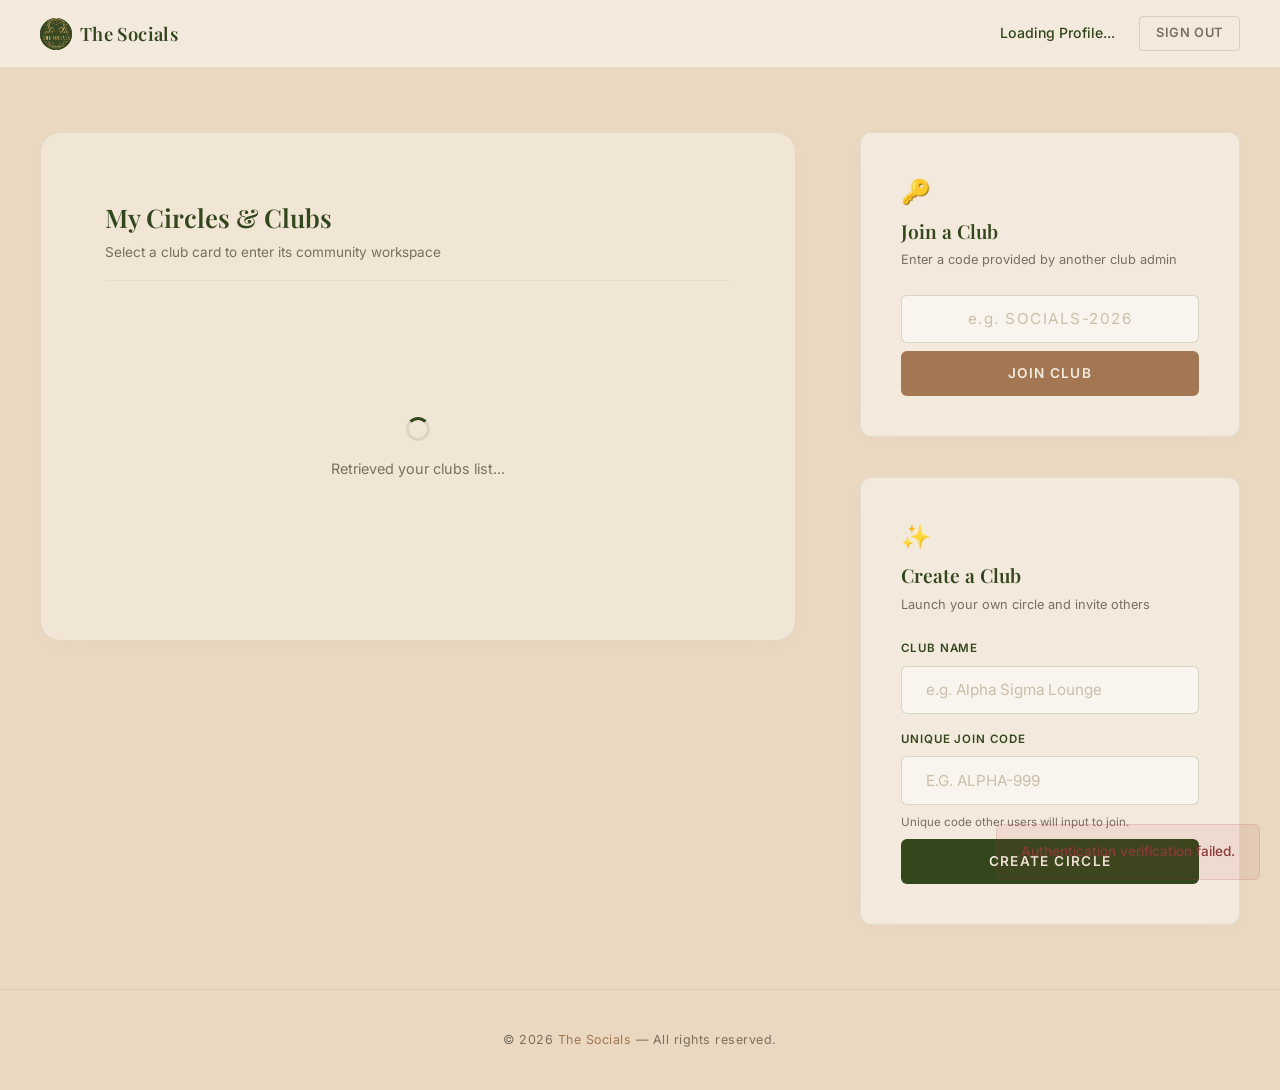
<file: dashboard.html>
<!DOCTYPE html>
<html lang="en">
<head>
  <meta charset="UTF-8" />
  <meta name="viewport" content="width=device-width, initial-scale=1.0" />
  <meta name="description" content="Dashboard — The Socials community platform. Create and join premium clubs." />

  <title>Dashboard — The Socials</title>

  <!-- Preconnect for fonts -->
  <link rel="preconnect" href="https://fonts.googleapis.com" />
  <link rel="preconnect" href="https://fonts.gstatic.com" crossorigin />

  <!-- Stylesheet -->
  <link rel="stylesheet" href="style.css?v=1.0.3" />
</head>

<body class="auth-page">

  <!-- ═══════════════════════════════════════════════════════════
       DASHBOARD HEADER
       ═══════════════════════════════════════════════════════════ -->
  <header class="dash-header">
    <div class="dash-header__container">
      <a href="index.html" class="dash-header__brand">
        <div class="dash-header__logo"><img src="logo.jpg" alt="The Socials Logo" class="logo-img" /></div>
        <span class="dash-header__name">The Socials</span>
      </a>
      
      <div class="dash-header__user">
        <span class="dash-header__welcome" id="header-user-name">Loading Profile...</span>
        <a href="logout.php" class="dash-header__logout-btn">Sign Out</a>
      </div>
    </div>
  </header>


  <!-- ═══════════════════════════════════════════════════════════
       VIEW 1: CLUB SELECTOR (MAIN DASHBOARD)
       ═══════════════════════════════════════════════════════════ -->
  <main class="dash-main" id="dashboard-view">
    <div class="dash-container">
      
      <div class="dash-grid">
        
        <!-- ─── Left Side: My Clubs ────────────────────────────── -->
        <section class="dash-section dash-section--main">
          <div class="dash-section__header">
            <h2 class="dash-section__title">My Circles & Clubs</h2>
            <p class="dash-section__desc">Select a club card to enter its community workspace</p>
          </div>
          
          <!-- Loading state -->
          <div class="clubs-loading" id="clubs-loading">
            <div class="clubs-loading__spinner"></div>
            <p>Retrieved your clubs list...</p>
          </div>

          <!-- Empty state -->
          <div class="clubs-empty" id="clubs-empty" style="display: none;">
            <div class="clubs-empty__icon">📭</div>
            <h3>No Active Clubs</h3>
            <p>You haven't joined or created any clubs yet. Get started by creating your own or entering a code on the right.</p>
          </div>

          <!-- Clubs List Container -->
          <div class="clubs-grid" id="clubs-grid" style="display: none;">
            <!-- Club cards dynamically generated here -->
          </div>
        </section>


        <!-- ─── Right Side: Actions Panel ──────────────────────── -->
        <div class="dash-sidebar">
          
          <!-- Card Action 1: Join Club -->
          <div class="dash-card">
            <div class="dash-card__header">
              <div class="dash-card__icon">🔑</div>
              <h3 class="dash-card__title">Join a Club</h3>
              <p class="dash-card__desc">Enter a code provided by another club admin</p>
            </div>
            
            <form class="dash-form" id="dash-join-form" autocomplete="off">
              <div class="auth-form__group">
                <input
                  type="text"
                  class="auth-form__input"
                  id="join-club-code"
                  name="join_code"
                  placeholder="e.g. SOCIALS-2026"
                  required
                  spellcheck="false"
                  autocomplete="off"
                  style="text-align: center; font-weight: 600; letter-spacing: 0.1em;"
                />
              </div>
              
              <button type="submit" class="auth-form__btn" id="join-submit-btn">
                <span class="auth-form__btn-label">Join Club</span>
                <span class="auth-form__btn-spinner"></span>
              </button>
            </form>
          </div>

          <!-- Card Action 2: Create Club -->
          <div class="dash-card">
            <div class="dash-card__header">
              <div class="dash-card__icon">✨</div>
              <h3 class="dash-card__title">Create a Club</h3>
              <p class="dash-card__desc">Launch your own circle and invite others</p>
            </div>
            
            <form class="dash-form" id="dash-create-form" autocomplete="off">
              <div class="auth-form__group" style="margin-bottom: var(--space-md);">
                <label class="auth-form__label" for="create-club-name">Club Name</label>
                <input
                  type="text"
                  class="auth-form__input"
                  id="create-club-name"
                  name="club_name"
                  placeholder="e.g. Alpha Sigma Lounge"
                  required
                />
              </div>

              <div class="auth-form__group">
                <label class="auth-form__label" for="create-club-code">Unique Join Code</label>
                <input
                  type="text"
                  class="auth-form__input"
                  id="create-club-code"
                  name="join_code"
                  placeholder="e.g. ALPHA-999"
                  required
                  spellcheck="false"
                  autocomplete="off"
                  style="text-transform: uppercase;"
                />
                <p class="auth-form__hint" style="text-align: left;">Unique code other users will input to join.</p>
              </div>
              
              <button type="submit" class="auth-form__btn" id="create-submit-btn" style="background: var(--color-hunter-green);">
                <span class="auth-form__btn-label">Create Circle</span>
                <span class="auth-form__btn-spinner"></span>
              </button>
            </form>
          </div>

        </div>

      </div>

    </div>
  </main>


  <!-- ═══════════════════════════════════════════════════════════
       VIEW 2: CLUB WORKSPACE
       ═══════════════════════════════════════════════════════════ -->
  <main class="dash-main" id="workspace-view" style="display: none;">
    <div class="dash-container">
      
      <!-- ─── Workspace Header ───────────────────────────────── -->
      <div class="workspace-header" id="workspace-header-bar">
        <div class="workspace-header__details">
          <button class="workspace-header__back" id="workspace-back-btn">
            <svg xmlns="http://www.w3.org/2000/svg" width="16" height="16" viewBox="0 0 24 24" fill="none" stroke="currentColor" stroke-width="2.5" stroke-linecap="round" stroke-linejoin="round">
              <line x1="19" y1="12" x2="5" y2="12"></line>
              <polyline points="12 19 5 12 12 5"></polyline>
            </svg>
            Circles
          </button>
          <h2 class="workspace-header__title" id="workspace-club-title">Club Workspace</h2>
        </div>

        <!-- Voice Channel Coordinator -->
        <div class="workspace-voice">
          <button class="voice-call__btn" id="voice-join-btn">
            <svg xmlns="http://www.w3.org/2000/svg" width="16" height="16" viewBox="0 0 24 24" fill="none" stroke="currentColor" stroke-width="2" stroke-linecap="round" stroke-linejoin="round">
              <path d="M12 1a3 3 0 0 0-3 3v8a3 3 0 0 0 6 0V4a3 3 0 0 0-3-3z"></path>
              <path d="M19 10v2a7 7 0 0 1-14 0v-2"></path>
              <line x1="12" y1="19" x2="12" y2="23"></line>
              <line x1="8" y1="23" x2="16" y2="23"></line>
            </svg>
            <span id="voice-btn-label">Join Voice GC</span>
          </button>

          <!-- Voice Mute Status Toggle (hidden until joined) -->
          <button class="voice-call__mute-btn" id="voice-mute-btn" style="display: none;" title="Mute/Unmute microphone">
            <svg id="voice-mute-icon" xmlns="http://www.w3.org/2000/svg" width="16" height="16" viewBox="0 0 24 24" fill="none" stroke="currentColor" stroke-width="2" stroke-linecap="round" stroke-linejoin="round">
              <path d="M12 1a3 3 0 0 0-3 3v8a3 3 0 0 0 6 0V4a3 3 0 0 0-3-3z"></path>
              <path d="M19 10v2a7 7 0 0 1-14 0v-2"></path>
              <line x1="12" y1="19" x2="12" y2="23"></line>
              <line x1="8" y1="23" x2="16" y2="23"></line>
            </svg>
          </button>

          <!-- Active callers list -->
          <div class="voice-call__members" id="voice-call-members">
            <!-- Active caller avatars render dynamically -->
          </div>
        </div>
      </div>

      <!-- ─── Workspace Content Grid ─────────────────────────── -->
      <div class="workspace-grid">
        
        <!-- Sidebar Navigation -->
        <aside class="workspace-sidebar">
          <nav class="workspace-nav">
            <button class="workspace-nav__tab workspace-nav__tab--active" data-tab="general-chat">
              💬 General Chat
            </button>
            <button class="workspace-nav__tab" data-tab="direct-messages">
              ✉️ Direct Messages
            </button>
            <button class="workspace-nav__tab" data-tab="media-wall">
              🖼️ Media Wall
            </button>
            <button class="workspace-nav__tab" data-tab="virtual-lounge">
              🎥 Virtual Lounge
            </button>
          </nav>

          <!-- Member List (Changes context depending on active Tab) -->
          <div class="workspace-members-panel">
            <h4 class="workspace-members-title" id="sidebar-list-title">Club Members</h4>
            <div class="workspace-members-list" id="workspace-sidebar-list">
              <!-- Dynamically populated names -->
            </div>
          </div>
        </aside>

        <!-- Main Viewport Section -->
        <section class="workspace-viewport">
          
          <!-- TAB 1 PANEL: General Chat -->
          <div class="workspace-panel" id="panel-general-chat">
            <div class="chat-room">
              <div class="chat-messages" id="general-chat-messages">
                <!-- Messages populated via AJAX -->
              </div>
              
              <form class="chat-input-form" id="general-chat-form">
                <input
                  type="text"
                  class="auth-form__input chat-input-form__input"
                  id="general-message-input"
                  placeholder="Send a message to the general channel..."
                  required
                  autocomplete="off"
                />
                <button type="submit" class="auth-form__btn chat-input-form__btn">Send</button>
              </form>
            </div>
          </div>

          <!-- TAB 2 PANEL: Direct Messages (DMs) -->
          <div class="workspace-panel" id="panel-direct-messages" style="display: none;">
            <div class="chat-room">
              <!-- Header indicating recipient -->
              <div class="dm-recipient-header" id="dm-recipient-header">
                Select a member from the sidebar list to start direct messaging.
              </div>

              <!-- Message History -->
              <div class="chat-messages" id="dm-chat-messages">
                <div class="dm-placeholder-msg">Private conversation log will load here.</div>
              </div>
              
              <!-- Input form (disabled until recipient chosen) -->
              <form class="chat-input-form" id="dm-chat-form">
                <input
                  type="text"
                  class="auth-form__input chat-input-form__input"
                  id="dm-message-input"
                  placeholder="Choose a recipient first..."
                  required
                  disabled
                  autocomplete="off"
                />
                <button type="submit" class="auth-form__btn chat-input-form__btn" id="dm-submit-btn" disabled>Send</button>
              </form>
            </div>
          </div>

          <!-- TAB 3 PANEL: Media Wall (Media Upload Wall) -->
          <div class="workspace-panel" id="panel-media-wall" style="display: none;">
            <div class="media-wall">
              
              <!-- Uploader Card -->
              <div class="upload-widget">
                <h4 class="upload-widget__title">Share an Update</h4>
                <p class="upload-widget__desc">Upload photos (.png, .jpg) or videos (.mp4) up to 10MB</p>
                
                <form id="media-upload-form" class="upload-widget__form" enctype="multipart/form-data">
                  <div class="upload-widget__file-group">
                    <input type="file" id="media-file-input" name="media" accept="image/*,video/mp4" required />
                  </div>
                  
                  <div class="auth-form__group" style="margin-top: var(--space-sm);">
                    <input
                      type="text"
                      class="auth-form__input"
                      id="media-caption-input"
                      name="caption"
                      placeholder="Add an elegant caption..."
                      autocomplete="off"
                    />
                  </div>
                  
                  <button type="submit" class="auth-form__btn" id="upload-submit-btn" style="margin-top: var(--space-md); width: auto; align-self: flex-end;">
                    <span class="auth-form__btn-label">Publish Update</span>
                    <span class="auth-form__btn-spinner"></span>
                  </button>
                </form>
              </div>

              <!-- Media Feed Grid -->
              <div class="posts-list" id="posts-list-container">
                <!-- Posts loaded dynamically -->
              </div>

            </div>
          </div>

          <!-- TAB 4 PANEL: Virtual Lounge (Video Call) -->
          <div class="workspace-panel" id="panel-virtual-lounge" style="display: none;">
            <div class="virtual-lounge">

              <!-- Lobby Card (shown before joining call) -->
              <div class="lounge-lobby" id="lounge-lobby">
                <div class="lounge-lobby__icon">
                  <svg xmlns="http://www.w3.org/2000/svg" width="48" height="48" viewBox="0 0 24 24" fill="none" stroke="currentColor" stroke-width="1.5" stroke-linecap="round" stroke-linejoin="round">
                    <polygon points="23 7 16 12 23 17 23 7"></polygon>
                    <rect x="1" y="5" width="15" height="14" rx="2" ry="2"></rect>
                  </svg>
                </div>
                <h3 class="lounge-lobby__title">Virtual Lounge</h3>
                <p class="lounge-lobby__desc">Step into a live video room with your fellow club members. Your camera and microphone will be requested upon entry.</p>
                <div class="lounge-lobby__room-tag" id="lounge-room-tag">Room: Loading...</div>
                <button class="lounge-lobby__enter-btn" id="lounge-enter-btn">
                  <svg xmlns="http://www.w3.org/2000/svg" width="18" height="18" viewBox="0 0 24 24" fill="none" stroke="currentColor" stroke-width="2" stroke-linecap="round" stroke-linejoin="round">
                    <polygon points="23 7 16 12 23 17 23 7"></polygon>
                    <rect x="1" y="5" width="15" height="14" rx="2" ry="2"></rect>
                  </svg>
                  Enter Lounge
                </button>
              </div>

              <!-- Jitsi Video Container (shown after joining) -->
              <div id="jitsi-wrapper" style="display: none;">
                <div id="jitsi-container"></div>

                <!-- Custom Control Bar -->
                <div class="lounge-controls" id="lounge-controls">
                  <button class="lounge-control-btn" id="lounge-mute-btn" title="Toggle Microphone">
                    <svg xmlns="http://www.w3.org/2000/svg" width="18" height="18" viewBox="0 0 24 24" fill="none" stroke="currentColor" stroke-width="2" stroke-linecap="round" stroke-linejoin="round">
                      <path d="M12 1a3 3 0 0 0-3 3v8a3 3 0 0 0 6 0V4a3 3 0 0 0-3-3z"></path>
                      <path d="M19 10v2a7 7 0 0 1-14 0v-2"></path>
                      <line x1="12" y1="19" x2="12" y2="23"></line>
                      <line x1="8" y1="23" x2="16" y2="23"></line>
                    </svg>
                    <span id="lounge-mute-label">Mute</span>
                  </button>

                  <button class="lounge-control-btn" id="lounge-camera-btn" title="Toggle Camera">
                    <svg xmlns="http://www.w3.org/2000/svg" width="18" height="18" viewBox="0 0 24 24" fill="none" stroke="currentColor" stroke-width="2" stroke-linecap="round" stroke-linejoin="round">
                      <polygon points="23 7 16 12 23 17 23 7"></polygon>
                      <rect x="1" y="5" width="15" height="14" rx="2" ry="2"></rect>
                    </svg>
                    <span id="lounge-camera-label">Camera Off</span>
                  </button>

                  <button class="lounge-control-btn lounge-control-btn--leave" id="lounge-leave-btn" title="Leave Lounge">
                    <svg xmlns="http://www.w3.org/2000/svg" width="18" height="18" viewBox="0 0 24 24" fill="none" stroke="currentColor" stroke-width="2" stroke-linecap="round" stroke-linejoin="round">
                      <path d="M10.68 13.31a16 16 0 0 0 3.41 2.6l1.27-1.27a2 2 0 0 1 2.11-.45 12.84 12.84 0 0 0 2.81.7 2 2 0 0 1 1.72 2v3a2 2 0 0 1-2.18 2 19.79 19.79 0 0 1-8.63-3.07 19.42 19.42 0 0 1-6-6 19.79 19.79 0 0 1-3.07-8.67A2 2 0 0 1 4.11 2h3a2 2 0 0 1 2 1.72 12.84 12.84 0 0 0 .7 2.81 2 2 0 0 1-.45 2.11L8.09 9.91"></path>
                      <line x1="23" y1="1" x2="1" y2="23"></line>
                    </svg>
                    Leave Lounge
                  </button>
                </div>
              </div>

            </div>
          </div>

        </section>

      </div>

    </div>
  </main>


  <!-- Global status toast for actions -->
  <div class="auth-toast" id="dash-toast" style="position: fixed; bottom: 20px; right: 20px; z-index: 1000; margin-top: 0;"></div>

  <!-- Page Footer -->
  <footer class="manifesto__footer" style="background: transparent;">
    &copy; 2026 <a href="index.html">The Socials</a> &mdash; All rights reserved.
  </footer>


  <!-- ═══════════════════════════════════════════════════════════
       DASHBOARD CONTROLLER SCRIPT
       ═══════════════════════════════════════════════════════════ -->
  <script>
    (function () {
      'use strict';

      // Elements — View Swapping
      const dashboardView  = document.getElementById('dashboard-view');
      const workspaceView  = document.getElementById('workspace-view');
      const backBtn        = document.getElementById('workspace-back-btn');
      
      // Global header profile elements
      const headerUserName = document.getElementById('header-user-name');
      const clubsLoading   = document.getElementById('clubs-loading');
      const clubsEmpty     = document.getElementById('clubs-empty');
      const clubsGrid      = document.getElementById('clubs-grid');
      const toast          = document.getElementById('dash-toast');

      // Club Actions Forms (Dashboard Selector)
      const joinForm       = document.getElementById('dash-join-form');
      const joinSubmit     = document.getElementById('join-submit-btn');
      const createForm     = document.getElementById('dash-create-form');
      const createSubmit   = document.getElementById('create-submit-btn');

      // Workspace Interactive Forms
      const generalChatForm = document.getElementById('general-chat-form');
      const dmChatForm      = document.getElementById('dm-chat-form');
      const mediaUploadForm = document.getElementById('media-upload-form');
      const uploadSubmit    = document.getElementById('upload-submit-btn');

      // Workspace State Values
      let user = null;
      let activeClub = null; // { id, name, themeColor }
      let activeTab = 'general-chat'; // general-chat, direct-messages, media-wall, virtual-lounge
      let activeDmRecipient = null; // { id, full_name }

      // Polling / Intervals
      let messagePollInterval = null;
      let voiceSyncInterval    = null;

      // Delta polling parameters
      let lastGeneralMessageId = 0;
      let lastDmMessageId = 0;

      // Voice presence tracking
      let isInVoiceChannel = false;

      // Virtual Lounge (Jitsi) state
      let jitsiApi = null;
      let jitsiApiLoaded = false;
      let isAudioMuted = false;
      let isVideoMuted = false;
      let isVoiceMuted     = false;

      /**
       * Toast notification utility
       */
      function showToast(type, message) {
        toast.textContent = message;
        toast.className = 'auth-toast auth-toast--visible auth-toast--' + type;
        setTimeout(() => {
          toast.classList.remove('auth-toast--visible');
        }, 5000);
      }

      /**
       * Toggle button loading state
       */
      function setLoading(btn, loading) {
        if (!btn) return;
        if (loading) {
          btn.classList.add('auth-form__btn--loading');
          btn.disabled = true;
        } else {
          btn.classList.remove('auth-form__btn--loading');
          btn.disabled = false;
        }
      }

      /**
       * Format MySQL datetime string into clean format
       */
      function formatTime(dateStr) {
        const d = new Date(dateStr.replace(/-/g, "/"));
        return d.toLocaleTimeString([], { hour: '2-digit', minute: '2-digit' });
      }

      /**
       * HTML Sanitizer
       */
      function escapeHtml(str) {
        if (!str) return '';
        return str
          .replace(/&/g, '&amp;')
          .replace(/</g, '&lt;')
          .replace(/>/g, '&gt;')
          .replace(/"/g, '&quot;')
          .replace(/'/g, '&#039;');
      }

      /* ─────────────────────────────────────────────────────────────
         § AUTH & INITIAL NAVIGATION
         ───────────────────────────────────────────────────────────── */

      /**
       * Check Session Auth on Page Load
       */
      async function checkAuth() {
        try {
          const res = await fetch('session_check.php');
          const data = await res.json();

          if (data.logged_in && data.user) {
            user = data.user;
            headerUserName.textContent = 'Welcome, ' + user.full_name;
            loadClubs();
          } else {
            window.location.href = 'login.html';
          }
        } catch (err) {
          console.error('Session check failed:', err);
          showToast('error', 'Authentication verification failed.');
        }
      }

      /**
       * Fetch and Render User's Clubs list
       */
      async function loadClubs() {
        clubsLoading.style.display = 'flex';
        clubsGrid.style.display = 'none';
        clubsEmpty.style.display = 'none';
        
        try {
          const res = await fetch('get_user_clubs.php');
          const data = await res.json();

          clubsLoading.style.display = 'none';

          if (data.status === 'success') {
            if (data.clubs && data.clubs.length > 0) {
              renderClubs(data.clubs);
            } else {
              clubsEmpty.style.display = 'block';
            }
          } else {
            showToast('error', 'Failed to retrieve clubs list.');
          }
        } catch (err) {
          clubsLoading.style.display = 'none';
          showToast('error', 'Connection error fetching club list.');
        }
      }

      /**
       * Render Clubs markup
       */
      function renderClubs(clubs) {
        clubsGrid.innerHTML = '';
        
        clubs.forEach(club => {
          const card = document.createElement('div');
          card.className = 'club-card';
          card.style.borderLeft = `4px solid ${club.theme_color || '#32471C'}`;
          card.style.cursor = 'pointer';
          
          card.innerHTML = `
            <div class="club-card__details">
              <h3 class="club-card__name">${escapeHtml(club.club_name)}</h3>
              <div class="club-card__meta">
                <span class="club-card__badge" style="background: rgba(163, 119, 82, 0.1); color: var(--color-copper);">
                  Code: ${escapeHtml(club.join_code)}
                </span>
                <span class="club-card__badge" style="background: rgba(50, 71, 28, 0.1); color: var(--color-hunter-green);">
                  Role: ${escapeHtml(club.role)}
                </span>
              </div>
            </div>
            <div class="club-card__action">
              <span class="club-card__arrow">Enter Workspace &rarr;</span>
            </div>
          `;
          
          // Click handler to enter workspace
          card.addEventListener('click', () => {
            enterWorkspace(club.id, club.club_name, club.theme_color);
          });
          
          clubsGrid.appendChild(card);
        });

        clubsGrid.style.display = 'grid';
      }

      /* ─────────────────────────────────────────────────────────────
         § DASHBOARD FORMS SUBMISSION
         ───────────────────────────────────────────────────────────── */

      // Join Club Form Submit
      joinForm.addEventListener('submit', async function (e) {
        e.preventDefault();
        const joinCodeInput = document.getElementById('join-club-code');
        const joinCode = joinCodeInput.value.trim();

        if (!joinCode) return;
        setLoading(joinSubmit, true);

        try {
          const res = await fetch('join_club.php', {
            method: 'POST',
            headers: { 'Content-Type': 'application/json' },
            body: JSON.stringify({ join_code: joinCode })
          });
          const data = await res.json();

          if (res.status === 201 || data.status === 'success') {
            showToast('success', data.message || 'Joined club successfully!');
            joinCodeInput.value = '';
            loadClubs();
          } else {
            showToast('error', data.message || 'Invalid join code.');
          }
        } catch (err) {
          showToast('error', 'Connection error joining club.');
        } finally {
          setLoading(joinSubmit, false);
        }
      });

      // Create Club Form Submit
      createForm.addEventListener('submit', async function (e) {
        e.preventDefault();
        const nameInput = document.getElementById('create-club-name');
        const codeInput = document.getElementById('create-club-code');

        const clubName = nameInput.value.trim();
        const joinCode = codeInput.value.trim();

        if (!clubName || !joinCode) return;
        setLoading(createSubmit, true);

        try {
          const res = await fetch('create_club.php', {
            method: 'POST',
            headers: { 'Content-Type': 'application/json' },
            body: JSON.stringify({ club_name: clubName, join_code: joinCode })
          });
          const data = await res.json();

          if (res.status === 201 || data.status === 'success') {
            showToast('success', data.message || 'Club created successfully!');
            nameInput.value = '';
            codeInput.value = '';
            loadClubs();
          } else {
            showToast('error', data.message || 'Failed to create club.');
          }
        } catch (err) {
          showToast('error', 'Connection error creating club.');
        } finally {
          setLoading(createSubmit, false);
        }
      });


      /* ─────────────────────────────────────────────────────────────
         § WORKSPACE NAVIGATION & TAB MANAGEMENT
         ───────────────────────────────────────────────────────────── */

      /**
       * Switch Dashboard to Workspace Mode
       */
      function enterWorkspace(clubId, clubName, themeColor) {
        activeClub = { id: clubId, name: clubName, themeColor: themeColor };
        
        // Update Title UI
        document.getElementById('workspace-club-title').textContent = clubName;
        document.getElementById('workspace-header-bar').style.borderLeft = `5px solid ${themeColor || '#32471C'}`;
        
        // Reset Workspace UI States
        activeTab = 'general-chat';
        activeDmRecipient = null;
        lastGeneralMessageId = 0;
        lastDmMessageId = 0;
        document.getElementById('general-chat-messages').innerHTML = '';
        document.getElementById('dm-chat-messages').innerHTML = '<div class="dm-placeholder-msg">Private conversation log will load here.</div>';
        
        // Reset active tab class
        document.querySelectorAll('.workspace-nav__tab').forEach(btn => {
          btn.classList.remove('workspace-nav__tab--active');
          if (btn.getAttribute('data-tab') === 'general-chat') {
            btn.classList.add('workspace-nav__tab--active');
          }
        });
        
        // Swap tabs visibility
        document.getElementById('panel-general-chat').style.display = 'block';
        document.getElementById('panel-direct-messages').style.display = 'none';
        document.getElementById('panel-media-wall').style.display = 'none';
        document.getElementById('panel-virtual-lounge').style.display = 'none';
        
        // Reset Voice state
        isInVoiceChannel = false;
        isVoiceMuted     = false;
        const voiceBtn   = document.getElementById('voice-join-btn');
        const muteBtn    = document.getElementById('voice-mute-btn');
        voiceBtn.classList.remove('voice-call__btn--active');
        document.getElementById('voice-btn-label').textContent = 'Join Voice GC';
        muteBtn.style.display = 'none';
        
        // Render view
        dashboardView.style.display = 'none';
        workspaceView.style.display = 'block';
        
        // Fetch Club Members List
        loadClubMembers();
        
        // Start Polling Loops
        startWorkspaceIntervals();
      }

      /**
       * Switch Workspace back to Dashboard Mode
       */
      async function exitWorkspace() {
        // Destroy Jitsi lounge if active
        destroyVideoLounge();

        // Leave voice GC automatically if active
        if (isInVoiceChannel) {
          await leaveVoiceChannel();
        }
        
        // Stop Polling Loops
        stopWorkspaceIntervals();
        
        activeClub = null;
        workspaceView.style.display = 'none';
        dashboardView.style.display = 'block';
        
        // Reload dashboard clubs list
        loadClubs();
      }

      backBtn.addEventListener('click', exitWorkspace);

      /**
       * Tab Click Navigation Handlers
       */
      document.querySelectorAll('.workspace-nav__tab').forEach(tabButton => {
        tabButton.addEventListener('click', function () {
          const tabName = this.getAttribute('data-tab');
          if (tabName === activeTab) return;

          // Toggle Classes
          document.querySelectorAll('.workspace-nav__tab').forEach(btn => btn.classList.remove('workspace-nav__tab--active'));
          this.classList.add('workspace-nav__tab--active');

          // Toggle Panel Views
          document.querySelectorAll('.workspace-panel').forEach(panel => {
            panel.style.display = 'none';
          });
          document.getElementById(`panel-${tabName}`).style.display = 'block';

          // Destroy Jitsi if leaving the lounge tab
          if (activeTab === 'virtual-lounge' && tabName !== 'virtual-lounge') {
            destroyVideoLounge();
          }

          activeTab = tabName;
          
          // Contextual sidebars lists title updating
          const listTitle = document.getElementById('sidebar-list-title');
          
          if (activeTab === 'general-chat') {
            listTitle.textContent = 'Club Members';
            loadClubMembers();
            scrollChatToBottom('general-chat-messages');
          } else if (activeTab === 'direct-messages') {
            listTitle.textContent = 'Select Chat Recipient';
            loadClubMembers();
            scrollChatToBottom('dm-chat-messages');
          } else if (activeTab === 'media-wall') {
            listTitle.textContent = 'Active Creators';
            loadClubMembers();
            loadMediaPosts();
          } else if (activeTab === 'virtual-lounge') {
            listTitle.textContent = 'Lounge Participants';
            loadClubMembers();
            prefetchLoungeRoom();
          }
        });
      });

      // Simple wrapper to safely toggle display arrays
      document.querySelectorAll('.workspace-panel');
      

      /* ─────────────────────────────────────────────────────────────
         § WORKSPACE MEMBERS RETRIEVAL
         ───────────────────────────────────────────────────────────── */

      /**
       * Retrieve Club Members list
       */
      async function loadClubMembers() {
        const sidebarList = document.getElementById('workspace-sidebar-list');
        sidebarList.innerHTML = '<p class="sidebar-info">Loading members...</p>';

        try {
          const res = await fetch(`get_club_members.php?club_id=${activeClub.id}`);
          const data = await res.json();

          if (data.status === 'success') {
            renderSidebarMembers(data.members);
          } else {
            sidebarList.innerHTML = '<p class="sidebar-error">Failed to load members.</p>';
          }
        } catch (e) {
          sidebarList.innerHTML = '<p class="sidebar-error">Error fetching list.</p>';
        }
      }

      /**
       * Render sidebar members depending on active tab
       */
      function renderSidebarMembers(members) {
        const sidebarList = document.getElementById('workspace-sidebar-list');
        sidebarList.innerHTML = '';

        if (members.length === 0) {
          sidebarList.innerHTML = '<p class="sidebar-info">No members found.</p>';
          return;
        }

        members.forEach(member => {
          const item = document.createElement('div');
          
          // Style active DM recipient
          const isSelectedDm = (activeTab === 'direct-messages' && activeDmRecipient && activeDmRecipient.id === member.id);
          
          item.className = 'workspace-member-item' + (isSelectedDm ? ' workspace-member-item--selected' : '');
          
          // Display badge for role
          let roleBadge = '';
          if (member.role === 'admin') {
            roleBadge = `<span class="member-role-badge" style="background: rgba(163, 119, 82, 0.15); color: var(--color-copper);">Admin</span>`;
          }

          // Distinguish self
          const nameLabel = member.id === user.id ? `${escapeHtml(member.full_name)} (You)` : escapeHtml(member.full_name);
          
          item.innerHTML = `
            <div class="member-item__avatar">${member.full_name.charAt(0).toUpperCase()}</div>
            <div class="member-item__info">
              <span class="member-item__name">${nameLabel}</span>
              ${roleBadge}
            </div>
          `;

          // DM tab enables clicking members to open messages
          if (activeTab === 'direct-messages') {
            if (member.id === user.id) {
              item.style.opacity = '0.6';
              item.style.cursor = 'default';
            } else {
              item.style.cursor = 'pointer';
              item.addEventListener('click', () => {
                startPrivateChat(member.id, member.full_name);
              });
            }
          }

          sidebarList.appendChild(item);
        });
      }


      /* ─────────────────────────────────────────────────────────────
         § MESSAGES / CHAT ENGINE (General & DMs)
         ───────────────────────────────────────────────────────────── */

      /**
       * Scroll chat container to bottom
       */
      function scrollChatToBottom(elementId) {
        const container = document.getElementById(elementId);
        if (container) {
          setTimeout(() => {
            container.scrollTop = container.scrollHeight;
          }, 50);
        }
      }

      /**
       * Start private DM thread
       */
      function startPrivateChat(recipientId, recipientName) {
        activeDmRecipient = { id: recipientId, full_name: recipientName };
        lastDmMessageId = 0;
        
        // Update header & inputs
        document.getElementById('dm-recipient-header').innerHTML = `Conversation with <strong>${escapeHtml(recipientName)}</strong>`;
        
        const dmInput = document.getElementById('dm-message-input');
        const dmSubmit = document.getElementById('dm-submit-btn');
        dmInput.placeholder = `Message ${recipientName}...`;
        dmInput.disabled = false;
        dmSubmit.disabled = false;
        
        document.getElementById('dm-chat-messages').innerHTML = '';
        
        // Refresh sidebar highlighting
        loadClubMembers();

        // Immediate first fetch
        fetchNewMessages();
      }

      /**
       * Fetch New Messages (General & DMs)
       */
      async function fetchNewMessages() {
        if (!activeClub) return;

        if (activeTab === 'general-chat') {
          try {
            const res = await fetch(`get_messages.php?club_id=${activeClub.id}&last_message_id=${lastGeneralMessageId}`);
            const data = await res.json();

            if (data.status === 'success' && data.messages && data.messages.length > 0) {
              const messagesContainer = document.getElementById('general-chat-messages');
              
              data.messages.forEach(msg => {
                messagesContainer.appendChild(createMessageBubble(msg));
                lastGeneralMessageId = Math.max(lastGeneralMessageId, msg.id);
              });
              
              scrollChatToBottom('general-chat-messages');
            }
          } catch (e) {
            console.error('Error fetching general messages:', e);
          }
        } 
        
        else if (activeTab === 'direct-messages' && activeDmRecipient) {
          try {
            const res = await fetch(`get_messages.php?recipient_id=${activeDmRecipient.id}&last_message_id=${lastDmMessageId}`);
            const data = await res.json();

            if (data.status === 'success' && data.messages && data.messages.length > 0) {
              const messagesContainer = document.getElementById('dm-chat-messages');
              
              // Remove placeholder if present
              const placeholder = messagesContainer.querySelector('.dm-placeholder-msg');
              if (placeholder) placeholder.remove();

              data.messages.forEach(msg => {
                messagesContainer.appendChild(createMessageBubble(msg));
                lastDmMessageId = Math.max(lastDmMessageId, msg.id);
              });
              
              scrollChatToBottom('dm-chat-messages');
            }
          } catch (e) {
            console.error('Error fetching DM messages:', e);
          }
        }
      }

      /**
       * Generate Message bubble element
       */
      function createMessageBubble(msg) {
        const bubble = document.createElement('div');
        const isSelf = msg.sender_id === user.id;
        bubble.className = 'chat-message' + (isSelf ? ' chat-message--self' : '');
        
        bubble.innerHTML = `
          <div class="chat-message__meta">
            <span class="chat-message__author">${escapeHtml(msg.sender_name)}</span>
            <span class="chat-message__time">${formatTime(msg.created_at)}</span>
          </div>
          <p class="chat-message__text">${escapeHtml(msg.message_text)}</p>
        `;
        return bubble;
      }

      /**
       * General Chat Message Submission
       */
      generalChatForm.addEventListener('submit', async function (e) {
        e.preventDefault();
        const input = document.getElementById('general-message-input');
        const messageText = input.value.trim();

        if (!messageText || !activeClub) return;
        input.value = '';

        try {
          const res = await fetch('send_message.php', {
            method: 'POST',
            headers: { 'Content-Type': 'application/json' },
            body: JSON.stringify({
              club_id: activeClub.id,
              message_text: messageText
            })
          });
          
          const data = await res.json();
          if (data.status === 'success') {
            fetchNewMessages();
          } else {
            showToast('error', data.message || 'Message failed to send.');
          }
        } catch (err) {
          showToast('error', 'Network error. Message not sent.');
        }
      });

      /**
       * Direct Message Submission
       */
      dmChatForm.addEventListener('submit', async function (e) {
        e.preventDefault();
        const input = document.getElementById('dm-message-input');
        const messageText = input.value.trim();

        if (!messageText || !activeDmRecipient) return;
        input.value = '';

        try {
          const res = await fetch('send_message.php', {
            method: 'POST',
            headers: { 'Content-Type': 'application/json' },
            body: JSON.stringify({
              recipient_id: activeDmRecipient.id,
              message_text: messageText
            })
          });

          const data = await res.json();
          if (data.status === 'success') {
            fetchNewMessages();
          } else {
            showToast('error', data.message || 'Message failed to send.');
          }
        } catch (err) {
          showToast('error', 'Network error. Message not sent.');
        }
      });


      /* ─────────────────────────────────────────────────────────────
         § MEDIA WALL & UPLOAD ENGINE
         ───────────────────────────────────────────────────────────── */

      /**
       * Retrieve media posts
       */
      async function loadMediaPosts() {
        const postsContainer = document.getElementById('posts-list-container');
        postsContainer.innerHTML = '<div class="clubs-loading"><div class="clubs-loading__spinner"></div><p>Loading updates feed...</p></div>';

        try {
          const res = await fetch(`get_posts.php?club_id=${activeClub.id}`);
          const data = await res.json();

          postsContainer.innerHTML = '';

          if (data.status === 'success') {
            if (data.posts && data.posts.length > 0) {
              renderPosts(data.posts);
            } else {
              postsContainer.innerHTML = `
                <div class="clubs-empty">
                  <div class="clubs-empty__icon">📸</div>
                  <h3>No Updates Published</h3>
                  <p>Be the first to share a photo or video with the group!</p>
                </div>
              `;
            }
          } else {
            showToast('error', 'Failed to retrieve posts feed.');
          }
        } catch (err) {
          postsContainer.innerHTML = '<p class="sidebar-error">Network error loading media wall.</p>';
        }
      }

      /**
       * Render Posts Grid
       */
      function renderPosts(posts) {
        const container = document.getElementById('posts-list-container');
        container.innerHTML = '';

        posts.forEach(post => {
          const card = document.createElement('article');
          card.className = 'post-feed-card';

          // Check Media Type
          let mediaElement = '';
          if (post.media_type === 'photo') {
            mediaElement = `<img src="${post.media_path}" alt="Post media" class="post-feed-card__media" />`;
          } else if (post.media_type === 'video') {
            mediaElement = `
              <video src="${post.media_path}" controls class="post-feed-card__media">
                Your browser does not support HTML5 video player.
              </video>`;
          }

          // Caption rendering
          const captionSection = post.caption 
            ? `<p class="post-feed-card__caption"><strong>${escapeHtml(post.author_name)}</strong> ${escapeHtml(post.caption)}</p>`
            : '';

          // Format Date
          const postDate = new Date(post.created_at.replace(/-/g, "/")).toLocaleDateString('en-US', {
            month: 'short',
            day: 'numeric',
            hour: '2-digit',
            minute: '2-digit'
          });

          card.innerHTML = `
            <div class="post-feed-card__header">
              <div class="post-feed-card__avatar">${post.author_name.charAt(0).toUpperCase()}</div>
              <div class="post-feed-card__meta">
                <span class="post-feed-card__author">${escapeHtml(post.author_name)}</span>
                <span class="post-feed-card__date">${postDate}</span>
              </div>
            </div>
            <div class="post-feed-card__body">
              ${mediaElement}
              ${captionSection}
            </div>
          `;

          container.appendChild(card);
        });
      }

      /**
       * Media Upload Submission
       */
      mediaUploadForm.addEventListener('submit', async function (e) {
        e.preventDefault();
        
        const fileInput    = document.getElementById('media-file-input');
        const captionInput = document.getElementById('media-caption-input');

        if (!fileInput.files[0] || !activeClub) {
          showToast('error', 'Please select a photo or video file to publish.');
          return;
        }

        const formData = new FormData();
        formData.append('media', fileInput.files[0]);
        formData.append('caption', captionInput.value.trim());
        formData.append('club_id', activeClub.id);

        setLoading(uploadSubmit, true);

        try {
          const res = await fetch('upload_post.php', {
            method: 'POST',
            body: formData
          });

          const data = await res.json();
          if (res.status === 201 || data.status === 'success') {
            showToast('success', 'Update successfully published on the wall!');
            mediaUploadForm.reset();
            loadMediaPosts(); // Refresh feed
          } else {
            showToast('error', data.message || 'Failed to upload media.');
          }
        } catch (err) {
          showToast('error', 'Network error uploading post.');
        } finally {
          setLoading(uploadSubmit, false);
        }
      });


      /* ─────────────────────────────────────────────────────────────
         § VOICE GC ENGINE (Group Call Simulator)
         ───────────────────────────────────────────────────────────── */

      const voiceBtn = document.getElementById('voice-join-btn');
      const muteBtn  = document.getElementById('voice-mute-btn');

      /**
       * Join Voice presence
       */
      async function joinVoiceChannel() {
        if (!activeClub) return;

        try {
          const res = await fetch('sync_voice.php', {
            method: 'POST',
            headers: { 'Content-Type': 'application/json' },
            body: JSON.stringify({
              club_id: activeClub.id,
              action: 'join'
            })
          });

          const data = await res.json();
          if (data.status === 'success') {
            isInVoiceChannel = true;
            isVoiceMuted     = false;
            
            // Adjust UI
            voiceBtn.classList.add('voice-call__btn--active');
            document.getElementById('voice-btn-label').textContent = 'Leave Voice';
            
            // Show Mute trigger
            muteBtn.style.display = 'inline-flex';
            resetMuteBtnIcon();

            renderActiveCallers(data.callers);
            showToast('success', 'Joined Group Voice Call.');
          }
        } catch (e) {
          showToast('error', 'Failed to join voice channel.');
        }
      }

      /**
       * Leave Voice presence
       */
      async function leaveVoiceChannel() {
        if (!activeClub) return;

        try {
          const res = await fetch('sync_voice.php', {
            method: 'POST',
            headers: { 'Content-Type': 'application/json' },
            body: JSON.stringify({
              club_id: activeClub.id,
              action: 'leave'
            })
          });

          const data = await res.json();
          if (data.status === 'success') {
            isInVoiceChannel = false;
            isVoiceMuted     = false;
            
            // Adjust UI
            voiceBtn.classList.remove('voice-call__btn--active');
            document.getElementById('voice-btn-label').textContent = 'Join Voice GC';
            
            // Hide Mute trigger
            muteBtn.style.display = 'none';

            renderActiveCallers(data.callers);
            showToast('success', 'Disconnected from Voice GC.');
          }
        } catch (e) {
          console.error('Error leaving voice channel:', e);
        }
      }

      /**
       * Toggle Voice Mute State
       */
      async function toggleMuteVoice() {
        if (!activeClub || !isInVoiceChannel) return;
        
        const nextMuteState = isVoiceMuted ? 0 : 1;

        try {
          const res = await fetch('sync_voice.php', {
            method: 'POST',
            headers: { 'Content-Type': 'application/json' },
            body: JSON.stringify({
              club_id: activeClub.id,
              action: 'mute',
              is_muted: nextMuteState
            })
          });

          const data = await res.json();
          if (data.status === 'success') {
            isVoiceMuted = !isVoiceMuted;
            resetMuteBtnIcon();
            renderActiveCallers(data.callers);
          }
        } catch (e) {
          showToast('error', 'Failed to toggle mute state.');
        }
      }

      /**
       * Set microphone icon on mic mute state
       */
      function resetMuteBtnIcon() {
        const iconContainer = document.getElementById('voice-mute-icon');
        if (isVoiceMuted) {
          muteBtn.style.background = 'rgba(163, 119, 82, 0.2)';
          muteBtn.style.color      = 'var(--color-copper)';
          // Muted mic icon SVG
          iconContainer.innerHTML = `
            <line x1="1" y1="1" x2="23" y2="23"></line>
            <path d="M9 9v3a3 3 0 0 0 5.12 2.12M15 9.34V4a3 3 0 0 0-5.94-.6"></path>
            <path d="M17 16.95A7 7 0 0 1 5 12v-2m14 0v2a7 7 0 0 1-.11 1.23"></path>
            <line x1="12" y1="19" x2="12" y2="23"></line>
            <line x1="8" y1="23" x2="16" y2="23"></line>
          `;
        } else {
          muteBtn.style.background = 'rgba(50, 71, 28, 0.08)';
          muteBtn.style.color      = 'var(--color-hunter-green)';
          // Normal mic icon SVG
          iconContainer.innerHTML = `
            <path d="M12 1a3 3 0 0 0-3 3v8a3 3 0 0 0 6 0V4a3 3 0 0 0-3-3z"></path>
            <path d="M19 10v2a7 7 0 0 1-14 0v-2"></path>
            <line x1="12" y1="19" x2="12" y2="23"></line>
            <line x1="8" y1="23" x2="16" y2="23"></line>
          `;
        }
      }

      /**
       * Sync Active callers with heartbeat polling
       */
      async function syncActiveCallers() {
        if (!activeClub) return;

        // heartbeat sync only triggers if user is inside voice channel
        const actionType = isInVoiceChannel ? 'heartbeat' : 'poll';

        try {
          const res = await fetch(`sync_voice.php?club_id=${activeClub.id}&action=${actionType}`);
          const data = await res.json();

          if (data.status === 'success') {
            renderActiveCallers(data.callers);
          }
        } catch (e) {
          console.error('Error syncing voice channel status:', e);
        }
      }

      /**
       * Render active caller avatars
       */
      function renderActiveCallers(callers) {
        const container = document.getElementById('voice-call-members');
        container.innerHTML = '';

        if (callers.length === 0) {
          container.innerHTML = '<span class="voice-call__placeholder">No one in call</span>';
          return;
        }

        callers.forEach(caller => {
          const wrapper = document.createElement('div');
          wrapper.className = 'voice-member';
          
          const isMuted = parseInt(caller.is_muted) === 1;

          // Microphone mute overlay badge
          const muteBadge = isMuted 
            ? `<div class="voice-member__mute-badge">
                 <svg xmlns="http://www.w3.org/2000/svg" width="8" height="8" viewBox="0 0 24 24" fill="none" stroke="currentColor" stroke-width="3" stroke-linecap="round" stroke-linejoin="round">
                   <line x1="1" y1="1" x2="23" y2="23"></line>
                   <path d="M9 9v3a3 3 0 0 0 5.12 2.12M15 9.34V4a3 3 0 0 0-5.94-.6"></path>
                 </svg>
               </div>`
            : '';

          // Add glowing border to speaking (unmuted) active users
          const speakingClass = !isMuted ? ' voice-member__avatar--active' : '';

          wrapper.innerHTML = `
            <div class="voice-member__avatar${speakingClass}" title="${escapeHtml(caller.full_name)}">
              ${caller.full_name.charAt(0).toUpperCase()}
              ${muteBadge}
            </div>
            <span class="voice-member__tooltip">${escapeHtml(caller.full_name)}</span>
          `;

          container.appendChild(wrapper);
        });
      }

      // Voice widget event listeners
      voiceBtn.addEventListener('click', function () {
        if (isInVoiceChannel) {
          leaveVoiceChannel();
        } else {
          joinVoiceChannel();
        }
      });

      muteBtn.addEventListener('click', toggleMuteVoice);


      /* ─────────────────────────────────────────────────────────────
         § VIRTUAL LOUNGE (JITSI VIDEO CALL ENGINE)
         ───────────────────────────────────────────────────────────── */

      /**
       * Load Jitsi Meet External API script (once)
       */
      function loadJitsiScript() {
        return new Promise((resolve, reject) => {
          if (jitsiApiLoaded) { resolve(); return; }
          const script = document.createElement('script');
          script.src = 'https://meet.jit.si/external_api.js';
          script.async = true;
          script.onload = () => { jitsiApiLoaded = true; resolve(); };
          script.onerror = () => reject(new Error('Failed to load Jitsi API.'));
          document.head.appendChild(script);
        });
      }

      /**
       * Prefetch room info when entering the lounge tab
       */
      async function prefetchLoungeRoom() {
        if (!activeClub) return;
        const roomTag = document.getElementById('lounge-room-tag');
        try {
          const res = await fetch(`get_video_room.php?club_id=${activeClub.id}`);
          const data = await res.json();
          if (data.status === 'success') {
            roomTag.textContent = `Room: ${data.room_name}`;
          } else {
            roomTag.textContent = 'Access denied.';
            document.getElementById('lounge-enter-btn').disabled = true;
          }
        } catch (e) {
          roomTag.textContent = 'Error loading room info.';
        }
      }

      /**
       * Initialize the Jitsi video lounge
       */
      async function initVideoLounge() {
        if (!activeClub) return;
        const lobby  = document.getElementById('lounge-lobby');
        const wrapper = document.getElementById('jitsi-wrapper');
        const enterBtn = document.getElementById('lounge-enter-btn');

        enterBtn.disabled = true;
        enterBtn.textContent = 'Connecting...';

        try {
          // 1. Fetch room info from backend (membership-verified)
          const res = await fetch(`get_video_room.php?club_id=${activeClub.id}`);
          const data = await res.json();

          if (data.status !== 'success') {
            showToast('error', data.message || 'Cannot access video room.');
            enterBtn.disabled = false;
            enterBtn.textContent = 'Enter Lounge';
            return;
          }

          // 2. Load Jitsi script if not already loaded
          await loadJitsiScript();

          // 3. Reset mute states
          isAudioMuted = false;
          isVideoMuted = false;
          document.getElementById('lounge-mute-label').textContent = 'Mute';
          document.getElementById('lounge-camera-label').textContent = 'Camera Off';
          document.getElementById('lounge-mute-btn').classList.remove('lounge-control-btn--active');
          document.getElementById('lounge-camera-btn').classList.remove('lounge-control-btn--active');

          // 4. Create Jitsi Meet instance
          const domain = 'meet.jit.si';
          const options = {
            roomName: data.room_name,
            parentNode: document.getElementById('jitsi-container'),
            width: '100%',
            height: 480,
            userInfo: {
              displayName: data.display_name
            },
            configOverwrite: {
              startWithAudioMuted: false,
              startWithVideoMuted: false,
              disableDeepLinking: true,
              prejoinPageEnabled: false,
              hideConferenceSubject: true,
              hideConferenceTimer: true,
              disableInviteFunctions: true,
              toolbarButtons: [],
              notifications: [],
              disableThirdPartyRequests: true
            },
            interfaceConfigOverwrite: {
              SHOW_JITSI_WATERMARK: false,
              SHOW_WATERMARK_FOR_GUESTS: false,
              SHOW_BRAND_WATERMARK: false,
              SHOW_POWERED_BY: false,
              DEFAULT_BACKGROUND: '#1a2a10',
              TOOLBAR_BUTTONS: [],
              FILM_STRIP_MAX_HEIGHT: 120,
              DISABLE_JOIN_LEAVE_NOTIFICATIONS: true,
              HIDE_INVITE_MORE_HEADER: true
            }
          };

          jitsiApi = new JitsiMeetExternalAPI(domain, options);

          // Listen for readiness
          jitsiApi.addEventListener('videoConferenceJoined', () => {
            showToast('success', 'Connected to Virtual Lounge.');
          });

          jitsiApi.addEventListener('videoConferenceLeft', () => {
            destroyVideoLounge();
          });

          // 5. Swap lobby → active view
          lobby.style.display = 'none';
          wrapper.style.display = 'block';

        } catch (err) {
          console.error('Jitsi init error:', err);
          showToast('error', 'Failed to start video lounge. Please try again.');
          enterBtn.disabled = false;
          enterBtn.textContent = 'Enter Lounge';
        }
      }

      /**
       * Safely destroy / dispose the Jitsi instance
       */
      function destroyVideoLounge() {
        if (jitsiApi) {
          try { jitsiApi.dispose(); } catch (e) { /* silent */ }
          jitsiApi = null;
        }

        // Reset UI back to lobby
        const lobby   = document.getElementById('lounge-lobby');
        const wrapper = document.getElementById('jitsi-wrapper');
        const enterBtn = document.getElementById('lounge-enter-btn');
        const container = document.getElementById('jitsi-container');

        if (wrapper)  wrapper.style.display = 'none';
        if (lobby)    lobby.style.display = 'flex';
        if (enterBtn) {
          enterBtn.disabled = false;
          enterBtn.innerHTML = `
            <svg xmlns="http://www.w3.org/2000/svg" width="18" height="18" viewBox="0 0 24 24" fill="none" stroke="currentColor" stroke-width="2" stroke-linecap="round" stroke-linejoin="round">
              <polygon points="23 7 16 12 23 17 23 7"></polygon>
              <rect x="1" y="5" width="15" height="14" rx="2" ry="2"></rect>
            </svg>
            Enter Lounge
          `;
        }
        if (container) container.innerHTML = '';

        isAudioMuted = false;
        isVideoMuted = false;
      }

      // ── Lounge Control Event Listeners ──
      document.getElementById('lounge-enter-btn').addEventListener('click', initVideoLounge);

      document.getElementById('lounge-mute-btn').addEventListener('click', function () {
        if (!jitsiApi) return;
        jitsiApi.executeCommand('toggleAudio');
        isAudioMuted = !isAudioMuted;
        this.classList.toggle('lounge-control-btn--active', isAudioMuted);
        document.getElementById('lounge-mute-label').textContent = isAudioMuted ? 'Unmute' : 'Mute';
      });

      document.getElementById('lounge-camera-btn').addEventListener('click', function () {
        if (!jitsiApi) return;
        jitsiApi.executeCommand('toggleVideo');
        isVideoMuted = !isVideoMuted;
        this.classList.toggle('lounge-control-btn--active', isVideoMuted);
        document.getElementById('lounge-camera-label').textContent = isVideoMuted ? 'Camera On' : 'Camera Off';
      });

      document.getElementById('lounge-leave-btn').addEventListener('click', function () {
        destroyVideoLounge();
        showToast('success', 'Disconnected from Virtual Lounge.');
      });



      /* ─────────────────────────────────────────────────────────────
         § TIMERS & SCHEDULING COORDINATION
         ───────────────────────────────────────────────────────────── */

      /**
       * Starts active workspace loops
       */
      function startWorkspaceIntervals() {
        stopWorkspaceIntervals(); // Clean up first

        // Fetch messages immediately
        fetchNewMessages();
        messagePollInterval = setInterval(fetchNewMessages, 2500);

        // Fetch active callers immediately
        syncActiveCallers();
        voiceSyncInterval = setInterval(syncActiveCallers, 4000);
      }

      /**
       * Stops active loops
       */
      function stopWorkspaceIntervals() {
        if (messagePollInterval) {
          clearInterval(messagePollInterval);
          messagePollInterval = null;
        }
        if (voiceSyncInterval) {
          clearInterval(voiceSyncInterval);
          voiceSyncInterval = null;
        }
      }

      // Clear intervals if page is unloaded or tab is closed
      window.addEventListener('beforeunload', () => {
        if (isInVoiceChannel) {
          // Send sync leave request using sendBeacon for reliability on unload
          navigator.sendBeacon('sync_voice.php', JSON.stringify({
            club_id: activeClub ? activeClub.id : 0,
            action: 'leave'
          }));
        }
      });


      // Initialize Application Auth Checks
      checkAuth();

    })();
  </script>
</body>
</html>
</file>
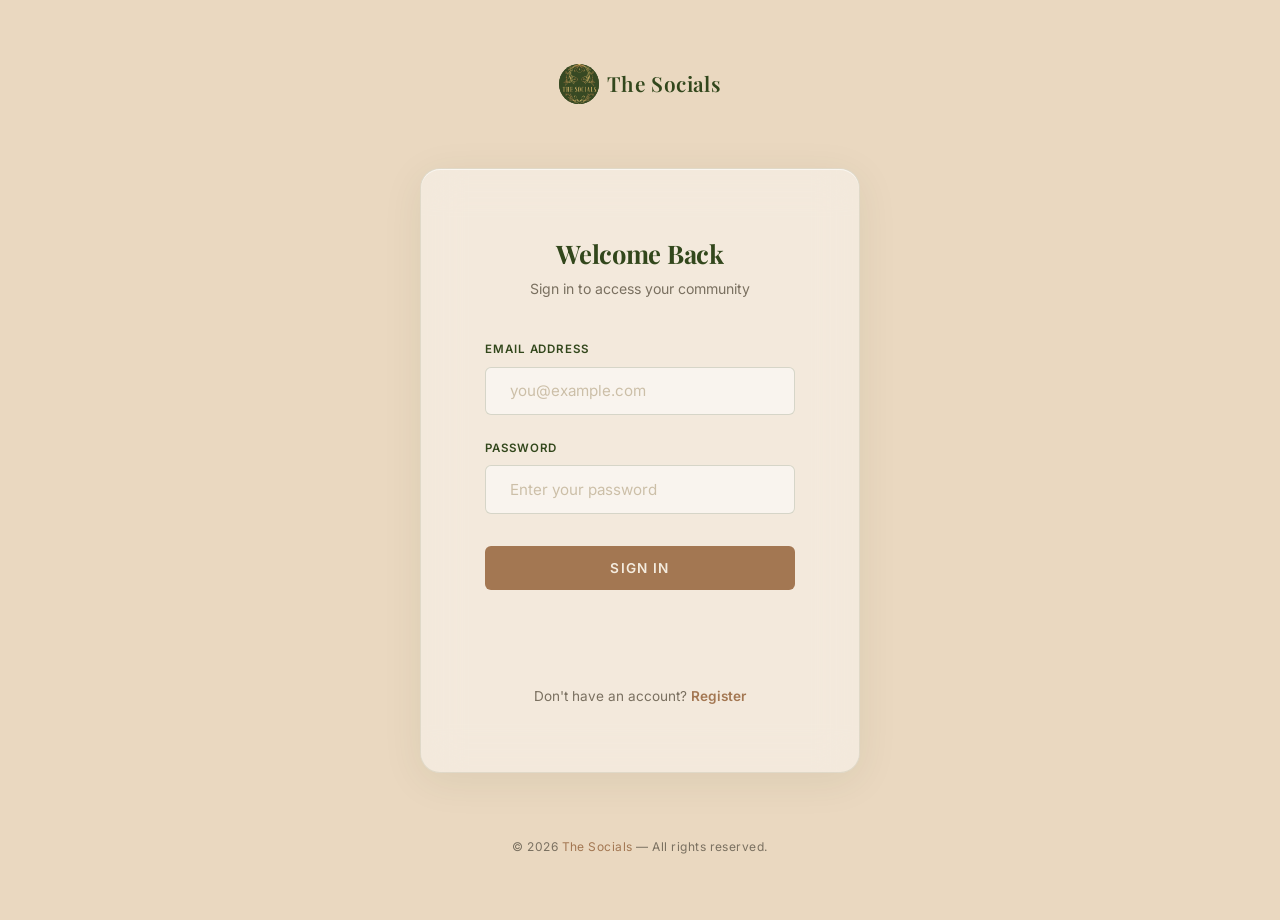
<file: login.html>
<!DOCTYPE html>
<html lang="en">
<head>
  <meta charset="UTF-8" />
  <meta name="viewport" content="width=device-width, initial-scale=1.0" />
  <meta name="description" content="Log in to The Socials — Access your clubs and community dashboard." />

  <title>Login — The Socials</title>

  <!-- Preconnect for fonts -->
  <link rel="preconnect" href="https://fonts.googleapis.com" />
  <link rel="preconnect" href="https://fonts.gstatic.com" crossorigin />

  <!-- Stylesheet -->
  <link rel="stylesheet" href="style.css?v=1.0.2" />
</head>

<body class="auth-page">

  <!-- ═══════════════════════════════════════════════════════════
       AUTH LAYOUT — Centered login card
       ═══════════════════════════════════════════════════════════ -->
  <div class="auth">

    <!-- ─── Header / Brand ───────────────────────────────────── -->
    <a href="index.html" class="auth__brand">
      <div class="auth__logo"><img src="logo.jpg" alt="The Socials Logo" class="logo-img" /></div>
      <span class="auth__brand-name">The Socials</span>
    </a>

    <!-- ─── Login Card ───────────────────────────────────────── -->
    <div class="auth-card">

      <div class="auth-card__header">
        <h1 class="auth-card__title">Welcome Back</h1>
        <p class="auth-card__desc">Sign in to access your community</p>
      </div>

      <form class="auth-form" id="login-form" autocomplete="off">

        <!-- Email -->
        <div class="auth-form__group">
          <label class="auth-form__label" for="login-email">Email Address</label>
          <input
            type="email"
            class="auth-form__input"
            id="login-email"
            name="email"
            placeholder="you@example.com"
            required
            autocomplete="email"
          />
        </div>

        <!-- Password -->
        <div class="auth-form__group">
          <label class="auth-form__label" for="login-password">Password</label>
          <input
            type="password"
            class="auth-form__input"
            id="login-password"
            name="password"
            placeholder="Enter your password"
            required
            autocomplete="current-password"
          />
        </div>

        <!-- Submit Button -->
        <button type="submit" class="auth-form__btn" id="login-btn">
          <span class="auth-form__btn-label">Sign In</span>
          <span class="auth-form__btn-spinner"></span>
        </button>

      </form>

      <!-- Status feedback toast -->
      <div class="auth-toast" id="auth-toast"></div>

      <!-- Footer Link -->
      <p class="auth-card__footer">
        Don't have an account? <a href="register.html" class="auth-card__link">Register</a>
      </p>

    </div>
    <!-- /auth-card -->

    <!-- ─── Page Footer ──────────────────────────────────────── -->
    <p class="auth__footer">
      &copy; 2026 <a href="index.html">The Socials</a> &mdash; All rights reserved.
    </p>

  </div>
  <!-- /auth -->

  <!-- Auth JS -->
  <script src="auth.js"></script>

</body>
</html>
</file>
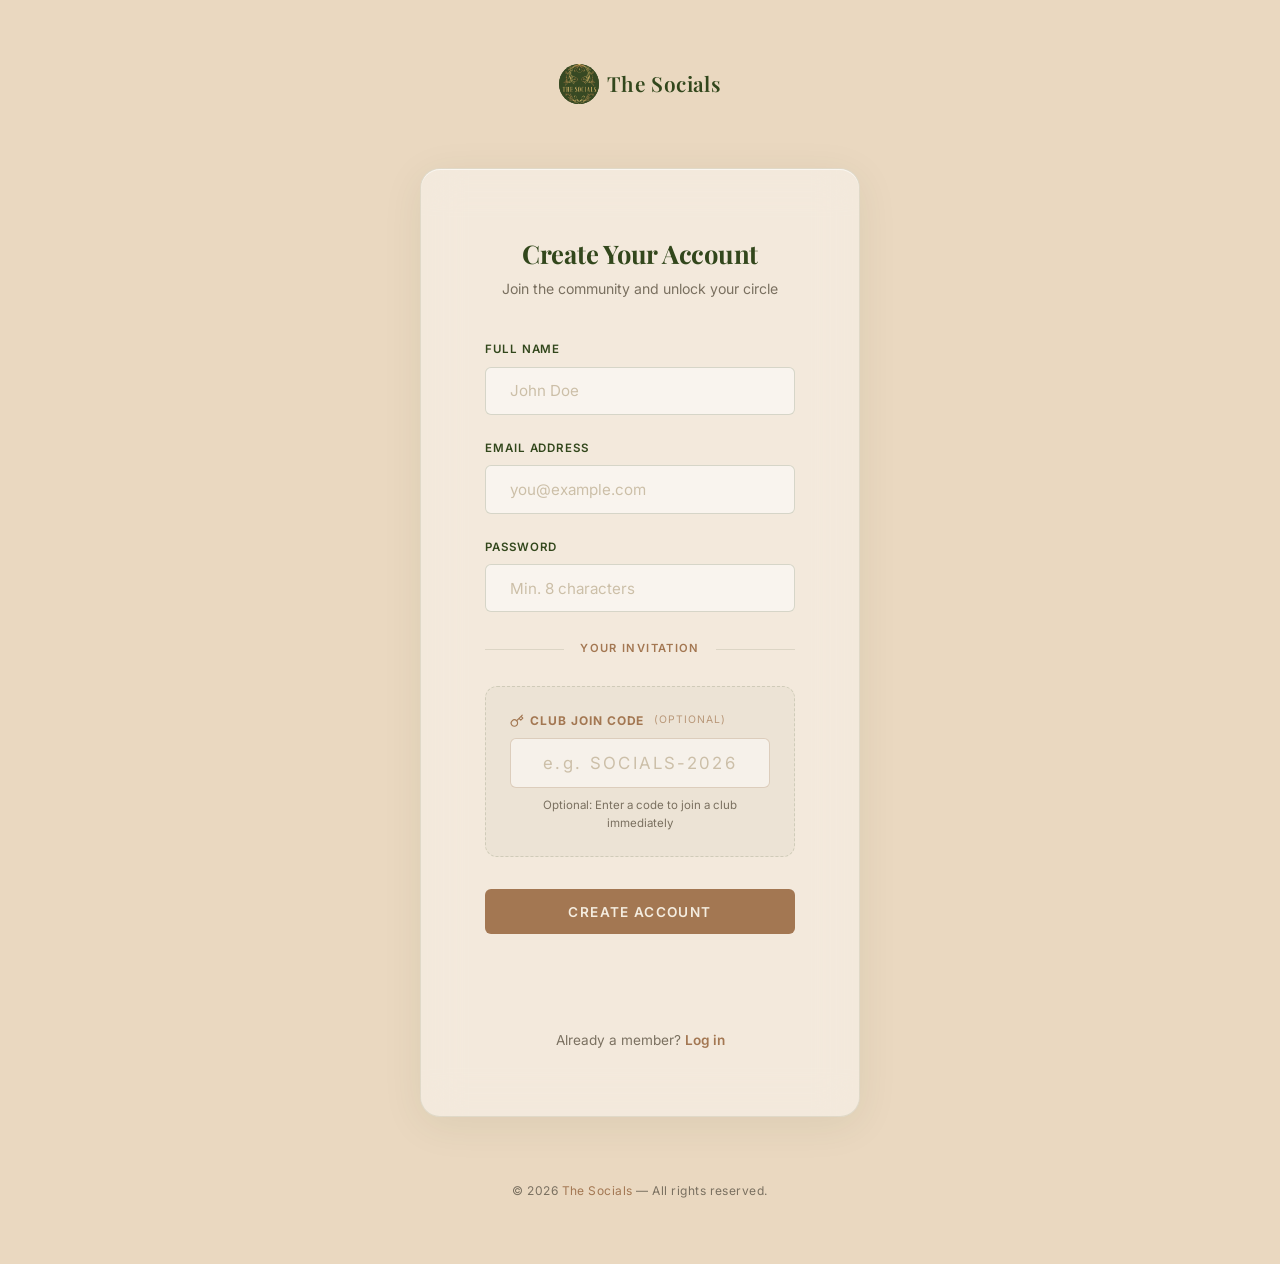
<file: register.html>
<!DOCTYPE html>
<html lang="en">
<head>
  <meta charset="UTF-8" />
  <meta name="viewport" content="width=device-width, initial-scale=1.0" />
  <meta name="description" content="Register for The Socials — Create your account and join an exclusive community with your invitation code." />

  <title>Register — The Socials</title>

  <!-- Preconnect for fonts -->
  <link rel="preconnect" href="https://fonts.googleapis.com" />
  <link rel="preconnect" href="https://fonts.gstatic.com" crossorigin />

  <!-- Stylesheet -->
  <link rel="stylesheet" href="style.css?v=1.0.2" />
</head>

<body class="auth-page">

  <!-- ═══════════════════════════════════════════════════════════
       AUTH LAYOUT — Centered registration card
       ═══════════════════════════════════════════════════════════ -->
  <div class="auth">

    <!-- ─── Header / Brand ───────────────────────────────────── -->
    <a href="index.html" class="auth__brand">
      <div class="auth__logo"><img src="logo.jpg" alt="The Socials Logo" class="logo-img" /></div>
      <span class="auth__brand-name">The Socials</span>
    </a>

    <!-- ─── Registration Card ────────────────────────────────── -->
    <div class="auth-card">

      <div class="auth-card__header">
        <h1 class="auth-card__title">Create Your Account</h1>
        <p class="auth-card__desc">Join the community and unlock your circle</p>
      </div>

      <form class="auth-form" id="register-form" autocomplete="off">

        <!-- Full Name -->
        <div class="auth-form__group">
          <label class="auth-form__label" for="reg-name">Full Name</label>
          <input
            type="text"
            class="auth-form__input"
            id="reg-name"
            name="full_name"
            placeholder="John Doe"
            required
            autocomplete="name"
          />
        </div>

        <!-- Email -->
        <div class="auth-form__group">
          <label class="auth-form__label" for="reg-email">Email Address</label>
          <input
            type="email"
            class="auth-form__input"
            id="reg-email"
            name="email"
            placeholder="you@example.com"
            required
            autocomplete="email"
          />
        </div>

        <!-- Password -->
        <div class="auth-form__group">
          <label class="auth-form__label" for="reg-password">Password</label>
          <input
            type="password"
            class="auth-form__input"
            id="reg-password"
            name="password"
            placeholder="Min. 8 characters"
            required
            minlength="8"
            autocomplete="new-password"
          />
        </div>

        <!-- Divider -->
        <div class="auth-form__divider">
          <span>Your Invitation</span>
        </div>

        <!-- Join Code (Prominent) -->
        <div class="auth-form__group auth-form__group--featured">
          <label class="auth-form__label auth-form__label--featured" for="reg-join-code">
            <!-- Key Icon -->
            <svg xmlns="http://www.w3.org/2000/svg" width="14" height="14" viewBox="0 0 24 24" fill="none"
                 stroke="currentColor" stroke-width="2" stroke-linecap="round" stroke-linejoin="round">
              <path d="M21 2l-2 2m-7.61 7.61a5.5 5.5 0 1 1-7.778 7.778 5.5 5.5 0 0 1 7.777-7.777zm0 0L15.5 7.5m0 0l3 3L22 7l-3-3m-3.5 3.5L19 4" />
            </svg>
            Club Join Code <span style="font-size: 0.65rem; opacity: 0.7; font-weight: normal; margin-left: 4px;">(Optional)</span>
          </label>
          <input
            type="text"
            class="auth-form__input auth-form__input--featured"
            id="reg-join-code"
            name="join_code"
            placeholder="e.g. SOCIALS-2026"
            spellcheck="false"
            autocomplete="off"
          />
          <p class="auth-form__hint">Optional: Enter a code to join a club immediately</p>
        </div>

        <!-- Submit Button -->
        <button type="submit" class="auth-form__btn" id="register-btn">
          <span class="auth-form__btn-label">Create Account</span>
          <span class="auth-form__btn-spinner"></span>
        </button>

      </form>

      <!-- Status feedback toast -->
      <div class="auth-toast" id="auth-toast"></div>

      <!-- Footer Link -->
      <p class="auth-card__footer">
        Already a member? <a href="login.html" class="auth-card__link">Log in</a>
      </p>

    </div>
    <!-- /auth-card -->

    <!-- ─── Page Footer ──────────────────────────────────────── -->
    <p class="auth__footer">
      &copy; 2026 <a href="index.html">The Socials</a> &mdash; All rights reserved.
    </p>

  </div>
  <!-- /auth -->

  <!-- Auth JS -->
  <script src="auth.js"></script>

</body>
</html>
</file>
<file: style.css>
/* =============================================================
   THE SOCIALS — Global Stylesheet
   Minimalist Luxury / Dark Parchment Aesthetic
   ============================================================= */

/* ── Google Font Import ─────────────────────────────────────── */
@import url('https://fonts.googleapis.com/css2?family=Playfair+Display:ital,wght@0,400;0,500;0,600;0,700;1,400;1,500&family=Inter:wght@300;400;500;600&display=swap');

/* ── Design Tokens ──────────────────────────────────────────── */
:root {
  /* Brand Palette */
  --color-parchment:      #EAD8C0;
  --color-parchment-light:#F4ECDF;
  --color-parchment-dark: #CCBFA8;
  --color-hunter-green:   #32471C;
  --color-green-light:    #486228;
  --color-green-dark:     #243514;
  --color-copper:         #A37752;
  --color-copper-light:   #BF9470;
  --color-copper-dark:    #875F3C;

  /* Neutral Tones */
  --color-ivory:          #FAF6F0;
  --color-charcoal:       #2B2B2B;
  --color-muted:          #7A7060;

  /* Glass Effect */
  --glass-bg:             rgba(51, 71, 29, 0.12);
  --glass-bg-strong:      rgba(51, 71, 29, 0.18);
  --glass-border:         rgba(230, 211, 184, 0.25);
  --glass-shadow:         rgba(38, 53, 20, 0.15);
  --glass-blur:           15px;

  /* Typography */
  --font-display:         'Playfair Display', 'Georgia', serif;
  --font-body:            'Inter', 'Helvetica Neue', sans-serif;

  /* Spacing Scale */
  --space-xs:  0.25rem;
  --space-sm:  0.5rem;
  --space-md:  1rem;
  --space-lg:  1.5rem;
  --space-xl:  2.5rem;
  --space-2xl: 4rem;
  --space-3xl: 6rem;

  /* Radius */
  --radius-sm:  6px;
  --radius-md:  12px;
  --radius-lg:  20px;
  --radius-xl:  28px;

  /* Transitions */
  --ease-out-expo: cubic-bezier(0.16, 1, 0.3, 1);
  --transition-fast: 0.25s var(--ease-out-expo);
  --transition-med:  0.5s var(--ease-out-expo);
  --transition-slow: 0.8s var(--ease-out-expo);
}

/* ── Reset & Base ───────────────────────────────────────────── */
*,
*::before,
*::after {
  margin: 0;
  padding: 0;
  box-sizing: border-box;
}

html {
  scroll-behavior: smooth;
  font-size: 16px;
  -webkit-font-smoothing: antialiased;
  -moz-osx-font-smoothing: grayscale;
}

body {
  font-family: var(--font-body);
  background-color: var(--color-parchment);
  color: var(--color-hunter-green);
  line-height: 1.6;
  overflow-x: hidden;
  min-height: 100vh;
}

/* ── 3D Canvas Background ───────────────────────────────────── */
#bg {
  position: fixed;
  top: 0;
  left: 0;
  width: 100vw;
  height: 100vh;
  z-index: 0;
  pointer-events: none;
}

/* ── UI Overlay Layer ───────────────────────────────────────── */
#ui-layer {
  position: relative;
  z-index: 10;
  min-height: 100vh;
  display: flex;
  flex-direction: column;
}

/* =============================================================
   NAVIGATION
   ============================================================= */
.nav {
  position: fixed;
  top: 0;
  left: 0;
  right: 0;
  z-index: 100;
  padding: var(--space-lg) var(--space-xl);
  display: flex;
  align-items: center;
  justify-content: space-between;
  background: rgba(0, 0, 0, 0.3);
  backdrop-filter: blur(10px);
  -webkit-backdrop-filter: blur(10px);
  border-bottom: 1px solid rgba(234, 216, 192, 0.08);
  transition: background var(--transition-med), 
              backdrop-filter var(--transition-med);
}

.nav--scrolled {
  background: rgba(0, 0, 0, 0.5);
  backdrop-filter: blur(16px);
  -webkit-backdrop-filter: blur(16px);
  border-bottom: 1px solid rgba(234, 216, 192, 0.12);
}

.nav__brand {
  display: flex;
  align-items: center;
  gap: var(--space-sm);
  text-decoration: none;
  color: var(--color-parchment);
  text-shadow: 0 2px 4px rgba(0, 0, 0, 0.5);
}

.nav__logo {
  width: 36px;
  height: 36px;
  border-radius: 50%;
  background: var(--color-copper);
  display: flex;
  align-items: center;
  justify-content: center;
  color: var(--color-parchment);
  font-family: var(--font-display);
  font-size: 1rem;
  font-weight: 700;
  letter-spacing: -0.02em;
  flex-shrink: 0;
  box-shadow: 0 2px 8px rgba(0, 0, 0, 0.3);
}

.logo-img {
  width: 100%;
  height: 100%;
  object-fit: cover;
  border-radius: 50%;
  display: block;
}

.nav__name {
  font-family: var(--font-display);
  font-size: 1.15rem;
  font-weight: 600;
  letter-spacing: 0.02em;
}

.nav__links {
  display: flex;
  align-items: center;
  gap: var(--space-lg);
  list-style: none;
}

.nav__link {
  text-decoration: none;
  color: var(--color-parchment);
  font-size: 0.85rem;
  font-weight: 500;
  letter-spacing: 0.04em;
  text-transform: uppercase;
  position: relative;
  padding-bottom: 2px;
  text-shadow: 0 2px 4px rgba(0, 0, 0, 0.5);
  transition: color var(--transition-fast);
}

.nav__link::after {
  content: '';
  position: absolute;
  bottom: 0;
  left: 0;
  width: 0;
  height: 1.5px;
  background: var(--color-copper-light);
  transition: width var(--transition-fast);
}

.nav__link:hover {
  color: var(--color-copper-light);
}

.nav__link:hover::after {
  width: 100%;
}

/* ── Nav Accent Link (Register Club) ────────────────────────── */
.nav__link--accent {
  color: var(--color-copper-light);
}

.nav__link--accent:hover {
  color: var(--color-parchment);
}

/* ── Nav Button (Login) ─────────────────────────────────────── */
.nav__btn {
  display: inline-flex;
  align-items: center;
  justify-content: center;
  text-decoration: none;
  color: var(--color-parchment);
  font-family: var(--font-body);
  font-size: 0.8rem;
  font-weight: 600;
  letter-spacing: 0.06em;
  text-transform: uppercase;
  padding: 0.45rem 1.3rem;
  border: 1.5px solid rgba(234, 216, 192, 0.4);
  border-radius: 50px;
  background: transparent;
  text-shadow: 0 2px 4px rgba(0, 0, 0, 0.4);
  transition: background var(--transition-fast),
              border-color var(--transition-fast),
              color var(--transition-fast),
              transform var(--transition-fast);
}

.nav__btn:hover {
  background: var(--color-copper);
  border-color: var(--color-copper);
  color: var(--color-parchment-light);
  transform: translateY(-1px);
  box-shadow: 0 4px 12px rgba(163, 119, 82, 0.35);
}

/* ── Mobile Menu Toggle ─────────────────────────────────────── */
.nav__toggle {
  display: none;
  flex-direction: column;
  gap: 5px;
  background: none;
  border: none;
  cursor: pointer;
  padding: var(--space-xs);
}

.nav__toggle span {
  display: block;
  width: 24px;
  height: 2px;
  background: var(--color-parchment);
  border-radius: 2px;
  transition: transform var(--transition-fast), opacity var(--transition-fast);
}

/* =============================================================
   HERO SECTION
   ============================================================= */
.hero {
  display: flex;
  flex-direction: column;
  align-items: center;
  justify-content: center;
  min-height: 100vh;
  text-align: center;
  padding: var(--space-3xl) var(--space-xl) var(--space-2xl);
  position: relative;
}

.hero__badge {
  display: inline-flex;
  align-items: center;
  gap: var(--space-sm);
  padding: var(--space-xs) var(--space-md);
  background: rgba(0, 0, 0, 0.3);
  backdrop-filter: blur(12px);
  -webkit-backdrop-filter: blur(12px);
  border: 1px solid rgba(234, 216, 192, 0.15);
  border-radius: 50px;
  font-size: 0.75rem;
  font-weight: 500;
  letter-spacing: 0.1em;
  text-transform: uppercase;
  color: var(--color-copper-light);
  text-shadow: 0 2px 4px rgba(0, 0, 0, 0.5);
  margin-bottom: var(--space-xl);
  animation: fadeInUp 0.8s var(--ease-out-expo) both;
}

.hero__badge-dot {
  width: 6px;
  height: 6px;
  background: var(--color-copper);
  border-radius: 50%;
  animation: pulse 2s ease-in-out infinite;
}

.hero__title {
  font-family: var(--font-display);
  font-size: clamp(2.8rem, 7vw, 6.5rem);
  font-weight: 700;
  line-height: 1.05;
  color: var(--color-parchment);
  margin-bottom: var(--space-lg);
  letter-spacing: -0.02em;
  text-shadow: 0 2px 8px rgba(0, 0, 0, 0.6);
  animation: fadeInUp 0.8s var(--ease-out-expo) 0.15s both;
}

.hero__title em {
  font-style: italic;
  color: var(--color-copper-light);
  text-shadow: 0 2px 8px rgba(163, 119, 82, 0.4);
}

.hero__subtitle {
  font-family: var(--font-body);
  font-size: clamp(1rem, 2vw, 1.2rem);
  font-weight: 400;
  color: var(--color-parchment-dark);
  max-width: 520px;
  margin-bottom: var(--space-2xl);
  line-height: 1.7;
  text-shadow: 0 2px 4px rgba(0, 0, 0, 0.5);
  animation: fadeInUp 0.8s var(--ease-out-expo) 0.3s both;
}

/* ── Decorative Line ────────────────────────────────────────── */
.hero__divider {
  width: 50px;
  height: 1.5px;
  background: var(--color-copper);
  margin-bottom: var(--space-2xl);
  animation: fadeInUp 0.8s var(--ease-out-expo) 0.4s both;
}

/* =============================================================
   JOIN FORM — Glassmorphism Card
   ============================================================= */
.join-card {
  width: 100%;
  max-width: 460px;
  padding: var(--space-2xl);
  background: rgba(0, 0, 0, 0.35);
  backdrop-filter: blur(20px);
  -webkit-backdrop-filter: blur(20px);
  border: 1px solid rgba(234, 216, 192, 0.12);
  border-radius: var(--radius-lg);
  box-shadow:
    0 8px 32px rgba(0, 0, 0, 0.4),
    0 1px 0 rgba(255, 255, 255, 0.06) inset;
  animation: fadeInUp 0.8s var(--ease-out-expo) 0.5s both;
}

.join-card__header {
  text-align: center;
  margin-bottom: var(--space-xl);
}

.join-card__icon {
  width: 52px;
  height: 52px;
  margin: 0 auto var(--space-md);
  background: var(--color-copper);
  border-radius: var(--radius-md);
  display: flex;
  align-items: center;
  justify-content: center;
  color: var(--color-parchment);
  font-size: 1.3rem;
  box-shadow: 0 2px 8px rgba(0, 0, 0, 0.3);
}

.join-card__title {
  font-family: var(--font-display);
  font-size: 1.5rem;
  font-weight: 600;
  color: var(--color-parchment);
  margin-bottom: var(--space-xs);
  text-shadow: 0 2px 4px rgba(0, 0, 0, 0.5);
}

.join-card__desc {
  font-size: 0.88rem;
  color: var(--color-parchment-dark);
  font-weight: 400;
}

/* ── Form Elements ──────────────────────────────────────────── */
.join-form {
  display: flex;
  flex-direction: column;
  gap: var(--space-md);
}

.form-group {
  position: relative;
}

.form-group__label {
  display: block;
  font-size: 0.75rem;
  font-weight: 600;
  letter-spacing: 0.08em;
  text-transform: uppercase;
  color: var(--color-parchment-dark);
  margin-bottom: var(--space-sm);
}

.form-group__input {
  width: 100%;
  padding: var(--space-md) var(--space-lg);
  font-family: var(--font-body);
  font-size: 1rem;
  font-weight: 400;
  color: var(--color-hunter-green);
  background: rgba(255, 255, 255, 0.45);
  border: 1.5px solid var(--color-parchment-dark);
  border-radius: var(--radius-sm);
  outline: none;
  letter-spacing: 0.12em;
  transition: border-color var(--transition-fast),
              box-shadow var(--transition-fast),
              background var(--transition-fast);
}

.form-group__input::placeholder {
  color: var(--color-parchment-dark);
  font-weight: 400;
  letter-spacing: 0.06em;
}

.form-group__input:focus {
  border-color: var(--color-copper);
  background: rgba(255, 255, 255, 0.6);
  box-shadow: 0 0 0 3px rgba(165, 124, 88, 0.15);
}

/* ── Submit Button ──────────────────────────────────────────── */
.btn {
  display: inline-flex;
  align-items: center;
  justify-content: center;
  gap: var(--space-sm);
  width: 100%;
  padding: var(--space-md) var(--space-xl);
  font-family: var(--font-body);
  font-size: 0.85rem;
  font-weight: 600;
  letter-spacing: 0.1em;
  text-transform: uppercase;
  color: var(--color-parchment-light);
  background: var(--color-hunter-green);
  border: none;
  border-radius: var(--radius-sm);
  cursor: pointer;
  position: relative;
  overflow: hidden;
  transition: background var(--transition-fast),
              transform var(--transition-fast),
              box-shadow var(--transition-fast);
}

.btn::before {
  content: '';
  position: absolute;
  inset: 0;
  background: linear-gradient(
    135deg,
    rgba(165, 124, 88, 0) 0%,
    rgba(165, 124, 88, 0.3) 50%,
    rgba(165, 124, 88, 0) 100%
  );
  transform: translateX(-100%);
  transition: transform 0.6s var(--ease-out-expo);
}

.btn:hover {
  background: var(--color-green-light);
  transform: translateY(-1px);
  box-shadow: 0 6px 20px rgba(51, 71, 29, 0.3);
}

.btn:hover::before {
  transform: translateX(100%);
}

.btn:active {
  transform: translateY(0);
  box-shadow: 0 2px 8px rgba(51, 71, 29, 0.2);
}

/* ── Spinner (hidden by default) ────────────────────────────── */
.btn__spinner {
  display: none;
  width: 16px;
  height: 16px;
  border: 2px solid rgba(230, 211, 184, 0.3);
  border-top-color: var(--color-parchment);
  border-radius: 50%;
  animation: spin 0.6s linear infinite;
}

.btn--loading .btn__label {
  opacity: 0.4;
}

.btn--loading .btn__spinner {
  display: block;
}

/* ── Status Toast ───────────────────────────────────────────── */
.status-toast {
  margin-top: var(--space-md);
  padding: var(--space-md) var(--space-lg);
  border-radius: var(--radius-sm);
  font-size: 0.85rem;
  font-weight: 500;
  text-align: center;
  opacity: 0;
  transform: translateY(8px);
  transition: opacity var(--transition-fast), transform var(--transition-fast);
}

.status-toast--visible {
  opacity: 1;
  transform: translateY(0);
}

.status-toast--success {
  background: rgba(50, 71, 28, 0.35);
  color: var(--color-parchment-light);
  border: 1px solid rgba(50, 71, 28, 0.4);
}

.status-toast--error {
  background: rgba(163, 119, 82, 0.25);
  color: var(--color-parchment);
  border: 1px solid rgba(163, 119, 82, 0.35);
}

/* =============================================================
   SCROLL INDICATOR
   ============================================================= */
.scroll-hint {
  position: absolute;
  bottom: var(--space-xl);
  left: 50%;
  transform: translateX(-50%);
  display: flex;
  flex-direction: column;
  align-items: center;
  gap: var(--space-sm);
  color: var(--color-parchment-dark);
  font-size: 0.7rem;
  font-weight: 500;
  letter-spacing: 0.15em;
  text-transform: uppercase;
  text-shadow: 0 2px 4px rgba(0, 0, 0, 0.5);
  animation: fadeInUp 0.8s var(--ease-out-expo) 0.8s both;
}

.scroll-hint__mouse {
  width: 22px;
  height: 34px;
  border: 1.5px solid var(--color-parchment-dark);
  border-radius: 11px;
  position: relative;
}

.scroll-hint__dot {
  position: absolute;
  top: 6px;
  left: 50%;
  transform: translateX(-50%);
  width: 3px;
  height: 6px;
  background: var(--color-copper);
  border-radius: 2px;
  animation: scrollDot 2s ease-in-out infinite;
}

/* =============================================================
   FOOTER
   ============================================================= */
.footer {
  padding: var(--space-xl);
  text-align: center;
  font-size: 0.78rem;
  color: var(--color-muted);
  letter-spacing: 0.04em;
  border-top: 1px solid var(--glass-border);
}

.footer a {
  color: var(--color-copper);
  text-decoration: none;
  transition: color var(--transition-fast);
}

.footer a:hover {
  color: var(--color-copper-light);
}

/* =============================================================
   MANIFESTO — Post-scroll content section
   ============================================================= */
.manifesto {
  position: relative;
  z-index: 20;
  background: var(--color-parchment);
  padding: var(--space-3xl) var(--space-xl);
}

.manifesto__inner {
  max-width: 680px;
  margin: 0 auto;
  text-align: center;
}

.manifesto__quote {
  position: relative;
  margin-bottom: var(--space-xl);
}

.manifesto__quote-icon {
  color: var(--color-copper);
  margin-bottom: var(--space-md);
}

.manifesto__blockquote {
  font-family: var(--font-display);
  font-size: clamp(1.5rem, 3.5vw, 2.2rem);
  font-weight: 600;
  font-style: italic;
  color: var(--color-hunter-green);
  line-height: 1.4;
  letter-spacing: -0.01em;
}

.manifesto__divider {
  width: 60px;
  height: 2px;
  background: var(--color-copper);
  margin: var(--space-xl) auto;
}

.manifesto__text {
  font-family: var(--font-body);
  font-size: clamp(0.95rem, 1.8vw, 1.1rem);
  font-weight: 400;
  color: var(--color-muted);
  line-height: 1.85;
  margin-bottom: var(--space-2xl);
}

.manifesto__text strong {
  color: var(--color-hunter-green);
  font-weight: 600;
}

.manifesto__cta {
  display: inline-flex;
  align-items: center;
  gap: var(--space-sm);
  text-decoration: none;
  font-family: var(--font-body);
  font-size: 0.85rem;
  font-weight: 600;
  letter-spacing: 0.1em;
  text-transform: uppercase;
  color: var(--color-parchment-light);
  background: var(--color-hunter-green);
  padding: 0.9rem 2rem;
  border-radius: var(--radius-sm);
  transition: background var(--transition-fast),
              transform var(--transition-fast),
              box-shadow var(--transition-fast);
}

.manifesto__cta:hover {
  background: var(--color-green-light);
  transform: translateY(-2px);
  box-shadow: 0 6px 24px rgba(50, 71, 28, 0.3);
}

.manifesto__cta:active {
  transform: translateY(0);
}

.manifesto__cta svg {
  transition: transform var(--transition-fast);
}

.manifesto__cta:hover svg {
  transform: translateX(4px);
}

.manifesto__footer {
  position: relative;
  z-index: 20;
  background: var(--color-parchment);
  padding: var(--space-xl);
  text-align: center;
  font-size: 0.78rem;
  color: var(--color-muted);
  letter-spacing: 0.04em;
  border-top: 1px solid rgba(50, 71, 28, 0.08);
}

.manifesto__footer a {
  color: var(--color-copper);
  text-decoration: none;
  transition: color var(--transition-fast);
}

.manifesto__footer a:hover {
  color: var(--color-copper-dark);
}

/* =============================================================
   DASHBOARD PLACEHOLDER
   ============================================================= */
.dashboard__icon {
  width: 64px;
  height: 64px;
  margin: 0 auto var(--space-lg);
  background: rgba(50, 71, 28, 0.08);
  border-radius: 50%;
  display: flex;
  align-items: center;
  justify-content: center;
  color: var(--color-hunter-green);
}

.dashboard__info {
  margin-bottom: var(--space-xl);
}

.dashboard__text {
  font-size: 0.92rem;
  color: var(--color-muted);
  line-height: 1.7;
  text-align: center;
}

.dashboard__actions {
  display: flex;
  flex-direction: column;
  gap: var(--space-md);
  align-items: center;
}

.dashboard__logout {
  font-size: 0.82rem;
  color: var(--color-muted);
  text-decoration: none;
  font-weight: 500;
  letter-spacing: 0.04em;
  transition: color var(--transition-fast);
}

.dashboard__logout:hover {
  color: var(--color-copper);
  text-decoration: underline;
}

/* =============================================================
   KEYFRAME ANIMATIONS
   ============================================================= */
@keyframes fadeInUp {
  from {
    opacity: 0;
    transform: translateY(24px);
  }
  to {
    opacity: 1;
    transform: translateY(0);
  }
}

@keyframes pulse {
  0%, 100% { opacity: 1; }
  50%      { opacity: 0.4; }
}

@keyframes spin {
  to { transform: rotate(360deg); }
}

@keyframes scrollDot {
  0%   { opacity: 0; top: 6px; }
  30%  { opacity: 1; }
  100% { opacity: 0; top: 20px; }
}

/* =============================================================
   RESPONSIVE BREAKPOINTS
   ============================================================= */

/* ── Tablet (≤ 768px) ───────────────────────────────────────── */
@media (max-width: 768px) {
  .nav {
    padding: var(--space-md) var(--space-lg);
  }

  .nav__links {
    display: none;
  }

  .nav__toggle {
    display: flex;
  }

  .hero {
    padding: var(--space-3xl) var(--space-lg) var(--space-2xl);
  }

  .join-card {
    padding: var(--space-xl);
    margin: 0 var(--space-md);
  }
}

/* ── Mobile (≤ 480px) ───────────────────────────────────────── */
@media (max-width: 480px) {
  .nav {
    padding: var(--space-md);
  }

  .nav__name {
    font-size: 1rem;
  }

  .hero {
    padding: var(--space-2xl) var(--space-md);
  }

  .hero__title {
    font-size: 2.4rem;
  }

  .hero__subtitle {
    font-size: 0.95rem;
  }

  .join-card {
    padding: var(--space-lg);
    border-radius: var(--radius-md);
  }

  .join-card__title {
    font-size: 1.25rem;
  }

  .btn {
    padding: var(--space-md) var(--space-lg);
  }
}


/* =============================================================
   AUTH PAGES (Register / Login)
   Flat parchment background — no 3D canvas
   ============================================================= */

/* ── Page Override ──────────────────────────────────────────── */
.auth-page {
  background: var(--color-parchment);
  min-height: 100vh;
}

.auth {
  display: flex;
  flex-direction: column;
  align-items: center;
  justify-content: center;
  min-height: 100vh;
  padding: var(--space-2xl) var(--space-lg);
}

/* ── Brand Header ───────────────────────────────────────────── */
.auth__brand {
  display: flex;
  align-items: center;
  gap: var(--space-sm);
  text-decoration: none;
  color: var(--color-hunter-green);
  margin-bottom: var(--space-2xl);
  animation: fadeInUp 0.6s var(--ease-out-expo) both;
}

.auth__logo {
  width: 40px;
  height: 40px;
  border-radius: 50%;
  background: var(--color-hunter-green);
  display: flex;
  align-items: center;
  justify-content: center;
  color: var(--color-parchment);
  font-family: var(--font-display);
  font-size: 1.1rem;
  font-weight: 700;
}

.auth__brand-name {
  font-family: var(--font-display);
  font-size: 1.3rem;
  font-weight: 600;
  letter-spacing: 0.02em;
}

/* ── Auth Card ──────────────────────────────────────────────── */
.auth-card {
  width: 100%;
  max-width: 440px;
  padding: var(--space-2xl);
  background: rgba(255, 255, 255, 0.45);
  backdrop-filter: blur(20px);
  -webkit-backdrop-filter: blur(20px);
  border: 1px solid rgba(50, 71, 28, 0.1);
  border-radius: var(--radius-lg);
  box-shadow:
    0 8px 40px rgba(50, 71, 28, 0.08),
    0 1px 0 rgba(255, 255, 255, 0.6) inset;
  animation: fadeInUp 0.7s var(--ease-out-expo) 0.1s both;
}

.auth-card__header {
  text-align: center;
  margin-bottom: var(--space-xl);
}

.auth-card__title {
  font-family: var(--font-display);
  font-size: 1.6rem;
  font-weight: 700;
  color: var(--color-hunter-green);
  margin-bottom: var(--space-xs);
  letter-spacing: -0.01em;
}

.auth-card__desc {
  font-size: 0.88rem;
  color: var(--color-muted);
  font-weight: 400;
}

/* ── Auth Form ──────────────────────────────────────────────── */
.auth-form {
  display: flex;
  flex-direction: column;
  gap: var(--space-lg);
}

.auth-form__group {
  display: flex;
  flex-direction: column;
}

.auth-form__label {
  display: flex;
  align-items: center;
  gap: 6px;
  font-size: 0.72rem;
  font-weight: 600;
  letter-spacing: 0.08em;
  text-transform: uppercase;
  color: var(--color-hunter-green);
  margin-bottom: var(--space-sm);
}

.auth-form__input {
  width: 100%;
  padding: 0.85rem var(--space-lg);
  font-family: var(--font-body);
  font-size: 0.95rem;
  font-weight: 400;
  color: var(--color-hunter-green);
  background: rgba(255, 255, 255, 0.5);
  border: 1.5px solid rgba(50, 71, 28, 0.18);
  border-radius: var(--radius-sm);
  outline: none;
  transition: border-color var(--transition-fast),
              box-shadow var(--transition-fast),
              background var(--transition-fast);
}

.auth-form__input::placeholder {
  color: var(--color-parchment-dark);
  font-weight: 400;
}

.auth-form__input:focus {
  border-color: var(--color-hunter-green);
  background: rgba(255, 255, 255, 0.7);
  box-shadow: 0 0 0 3px rgba(50, 71, 28, 0.08);
}

/* ── Divider ────────────────────────────────────────────────── */
.auth-form__divider {
  display: flex;
  align-items: center;
  gap: var(--space-md);
  margin: var(--space-xs) 0;
}

.auth-form__divider::before,
.auth-form__divider::after {
  content: '';
  flex: 1;
  height: 1px;
  background: rgba(50, 71, 28, 0.12);
}

.auth-form__divider span {
  font-size: 0.7rem;
  font-weight: 600;
  letter-spacing: 0.12em;
  text-transform: uppercase;
  color: var(--color-copper);
  white-space: nowrap;
}

/* ── Featured Join Code Field ───────────────────────────────── */
.auth-form__group--featured {
  padding: var(--space-lg);
  background: rgba(50, 71, 28, 0.04);
  border: 1.5px dashed rgba(50, 71, 28, 0.15);
  border-radius: var(--radius-md);
}

.auth-form__label--featured {
  color: var(--color-copper);
  font-size: 0.75rem;
  font-weight: 700;
}

.auth-form__input--featured {
  font-size: 1.05rem;
  font-weight: 500;
  letter-spacing: 0.14em;
  text-align: center;
  border-color: rgba(163, 119, 82, 0.3);
}

.auth-form__input--featured:focus {
  border-color: var(--color-copper);
  box-shadow: 0 0 0 3px rgba(163, 119, 82, 0.1);
}

.auth-form__hint {
  font-size: 0.72rem;
  color: var(--color-muted);
  margin-top: var(--space-sm);
  text-align: center;
}

/* ── Submit Button ──────────────────────────────────────────── */
.auth-form__btn {
  display: inline-flex;
  align-items: center;
  justify-content: center;
  gap: var(--space-sm);
  width: 100%;
  padding: 0.9rem var(--space-xl);
  font-family: var(--font-body);
  font-size: 0.85rem;
  font-weight: 600;
  letter-spacing: 0.1em;
  text-transform: uppercase;
  color: var(--color-parchment-light);
  background: var(--color-copper);
  border: none;
  border-radius: var(--radius-sm);
  cursor: pointer;
  position: relative;
  overflow: hidden;
  margin-top: var(--space-sm);
  transition: background var(--transition-fast),
              transform var(--transition-fast),
              box-shadow var(--transition-fast);
}

.auth-form__btn::before {
  content: '';
  position: absolute;
  inset: 0;
  background: linear-gradient(
    135deg,
    rgba(255, 255, 255, 0) 0%,
    rgba(255, 255, 255, 0.15) 50%,
    rgba(255, 255, 255, 0) 100%
  );
  transform: translateX(-100%);
  transition: transform 0.6s var(--ease-out-expo);
}

.auth-form__btn:hover {
  background: var(--color-copper-dark);
  transform: translateY(-1px);
  box-shadow: 0 6px 20px rgba(163, 119, 82, 0.35);
}

.auth-form__btn:hover::before {
  transform: translateX(100%);
}

.auth-form__btn:active {
  transform: translateY(0);
  box-shadow: 0 2px 8px rgba(163, 119, 82, 0.2);
}

/* ── Button Spinner ─────────────────────────────────────────── */
.auth-form__btn-spinner {
  display: none;
  width: 16px;
  height: 16px;
  border: 2px solid rgba(234, 216, 192, 0.3);
  border-top-color: var(--color-parchment);
  border-radius: 50%;
  animation: spin 0.6s linear infinite;
}

.auth-form__btn--loading .auth-form__btn-label {
  opacity: 0.4;
}

.auth-form__btn--loading .auth-form__btn-spinner {
  display: block;
}

/* ── Auth Toast ─────────────────────────────────────────────── */
.auth-toast {
  margin-top: var(--space-lg);
  padding: var(--space-md) var(--space-lg);
  border-radius: var(--radius-sm);
  font-size: 0.85rem;
  font-weight: 500;
  text-align: center;
  opacity: 0;
  transform: translateY(8px);
  transition: opacity var(--transition-fast), transform var(--transition-fast);
}

.auth-toast--visible {
  opacity: 1;
  transform: translateY(0);
}

.auth-toast--success {
  background: rgba(50, 71, 28, 0.1);
  color: var(--color-hunter-green);
  border: 1px solid rgba(50, 71, 28, 0.15);
}

.auth-toast--error {
  background: rgba(180, 60, 60, 0.08);
  color: #8B3A3A;
  border: 1px solid rgba(180, 60, 60, 0.15);
}

/* ── Card Footer ────────────────────────────────────────────── */
.auth-card__footer {
  text-align: center;
  margin-top: var(--space-xl);
  font-size: 0.85rem;
  color: var(--color-muted);
}

.auth-card__link {
  color: var(--color-copper);
  text-decoration: none;
  font-weight: 600;
  transition: color var(--transition-fast);
}

.auth-card__link:hover {
  color: var(--color-copper-dark);
  text-decoration: underline;
}

/* ── Page Footer ────────────────────────────────────────────── */
.auth__footer {
  margin-top: var(--space-2xl);
  font-size: 0.75rem;
  color: var(--color-muted);
  letter-spacing: 0.04em;
  animation: fadeInUp 0.7s var(--ease-out-expo) 0.3s both;
}

.auth__footer a {
  color: var(--color-copper);
  text-decoration: none;
}

.auth__footer a:hover {
  text-decoration: underline;
}

/* ── Auth Responsive (Tablet) ───────────────────────────────── */
@media (max-width: 768px) {
  .auth {
    padding: var(--space-xl) var(--space-md);
  }

  .auth-card {
    padding: var(--space-xl);
  }
}

/* ── Auth Responsive (Mobile) ───────────────────────────────── */
@media (max-width: 480px) {
  .auth {
    padding: var(--space-lg) var(--space-md);
  }

  .auth-card {
    padding: var(--space-lg);
    border-radius: var(--radius-md);
  }

  .auth-card__title {
    font-size: 1.35rem;
  }

  .auth-form__group--featured {
    padding: var(--space-md);
  }

  .auth-form__btn {
    padding: 0.85rem var(--space-lg);
  }
}


/* =============================================================
   DASHBOARD WORKSPACE LAYOUT
   ============================================================= */

/* ── Dashboard Header ───────────────────────────────────────── */
.dash-header {
  background: rgba(255, 255, 255, 0.45);
  backdrop-filter: blur(10px);
  -webkit-backdrop-filter: blur(10px);
  border-bottom: 1px solid rgba(50, 71, 28, 0.08);
  position: sticky;
  top: 0;
  z-index: 100;
  padding: var(--space-md) var(--space-xl);
}

.dash-header__container {
  max-width: 1200px;
  margin: 0 auto;
  display: flex;
  justify-content: space-between;
  align-items: center;
}

.dash-header__brand {
  display: flex;
  align-items: center;
  gap: var(--space-sm);
  text-decoration: none;
  color: var(--color-hunter-green);
}

.dash-header__logo {
  width: 32px;
  height: 32px;
  border-radius: 50%;
  background: var(--color-hunter-green);
  display: flex;
  align-items: center;
  justify-content: center;
  color: var(--color-parchment);
  font-family: var(--font-display);
  font-size: 0.95rem;
  font-weight: 700;
}

.dash-header__name {
  font-family: var(--font-display);
  font-size: 1.15rem;
  font-weight: 600;
  letter-spacing: 0.02em;
}

.dash-header__user {
  display: flex;
  align-items: center;
  gap: var(--space-lg);
}

.dash-header__welcome {
  font-size: 0.88rem;
  font-weight: 500;
  color: var(--color-hunter-green);
}

.dash-header__logout-btn {
  text-decoration: none;
  color: var(--color-muted);
  font-size: 0.8rem;
  font-weight: 600;
  letter-spacing: 0.05em;
  text-transform: uppercase;
  padding: 0.4rem var(--space-md);
  border: 1px solid rgba(50, 71, 28, 0.15);
  border-radius: 4px;
  transition: all var(--transition-fast);
}

.dash-header__logout-btn:hover {
  background: var(--color-copper-dark);
  border-color: var(--color-copper-dark);
  color: var(--color-parchment-light);
}

/* ── Main Container ─────────────────────────────────────────── */
.dash-main {
  padding: var(--space-2xl) var(--space-xl);
}

.dash-container {
  max-width: 1200px;
  margin: 0 auto;
}

.dash-grid {
  display: grid;
  grid-template-columns: 1fr 380px;
  gap: var(--space-2xl);
  align-items: start;
}

/* ── Section Header ─────────────────────────────────────────── */
.dash-section {
  background: rgba(255, 255, 255, 0.35);
  border: 1px solid rgba(50, 71, 28, 0.08);
  border-radius: var(--radius-lg);
  padding: var(--space-2xl);
  box-shadow: 0 4px 20px rgba(50, 71, 28, 0.02);
}

.dash-section__header {
  margin-bottom: var(--space-xl);
  border-bottom: 1px solid rgba(50, 71, 28, 0.06);
  padding-bottom: var(--space-md);
}

.dash-section__title {
  font-family: var(--font-display);
  font-size: 1.6rem;
  font-weight: 600;
  color: var(--color-hunter-green);
}

.dash-section__desc {
  font-size: 0.85rem;
  color: var(--color-muted);
  margin-top: var(--space-xs);
}

/* ── Sidebar Actions ────────────────────────────────────────── */
.dash-sidebar {
  display: flex;
  flex-direction: column;
  gap: var(--space-xl);
}

.dash-card {
  background: rgba(255, 255, 255, 0.45);
  border: 1px solid rgba(50, 71, 28, 0.08);
  border-radius: var(--radius-md);
  padding: var(--space-xl);
  box-shadow: 0 4px 20px rgba(50, 71, 28, 0.02);
}

.dash-card__header {
  margin-bottom: var(--space-lg);
}

.dash-card__icon {
  font-size: 1.5rem;
  margin-bottom: var(--space-xs);
}

.dash-card__title {
  font-family: var(--font-display);
  font-size: 1.2rem;
  font-weight: 600;
  color: var(--color-hunter-green);
}

.dash-card__desc {
  font-size: 0.8rem;
  color: var(--color-muted);
  margin-top: 4px;
}

/* ── Loading, Empty, Grid States ────────────────────────────── */
.clubs-loading {
  display: flex;
  flex-direction: column;
  align-items: center;
  justify-content: center;
  padding: var(--space-3xl) 0;
  gap: var(--space-md);
  color: var(--color-muted);
  font-size: 0.9rem;
}

.clubs-loading__spinner {
  width: 24px;
  height: 24px;
  border: 3px solid rgba(50, 71, 28, 0.1);
  border-top-color: var(--color-hunter-green);
  border-radius: 50%;
  animation: spin 0.6s linear infinite;
}

.clubs-empty {
  text-align: center;
  padding: var(--space-3xl) var(--space-xl);
  color: var(--color-muted);
}

.clubs-empty__icon {
  font-size: 2.5rem;
  margin-bottom: var(--space-md);
}

.clubs-empty h3 {
  font-family: var(--font-display);
  font-size: 1.25rem;
  color: var(--color-hunter-green);
  margin-bottom: var(--space-xs);
}

.clubs-empty p {
  font-size: 0.88rem;
  max-width: 400px;
  margin: 0 auto;
  line-height: 1.6;
}

/* ── Clubs Cards ────────────────────────────────────────────── */
.clubs-grid {
  display: grid;
  grid-template-columns: 1fr;
  gap: var(--space-md);
}

.club-card {
  background: rgba(255, 255, 255, 0.65);
  border: 1px solid rgba(50, 71, 28, 0.08);
  border-radius: var(--radius-sm);
  padding: var(--space-lg) var(--space-xl);
  display: flex;
  justify-content: space-between;
  align-items: center;
  transition: transform var(--transition-fast),
              box-shadow var(--transition-fast),
              background var(--transition-fast);
}

.club-card:hover {
  transform: translateY(-1px);
  background: rgba(255, 255, 255, 0.85);
  box-shadow: 0 4px 15px rgba(50, 71, 28, 0.05);
}

.club-card__name {
  font-family: var(--font-display);
  font-size: 1.25rem;
  font-weight: 600;
  color: var(--color-hunter-green);
  margin-bottom: var(--space-xs);
}

.club-card__meta {
  display: flex;
  gap: var(--space-sm);
  margin-top: 4px;
}

.club-card__badge {
  font-size: 0.72rem;
  font-weight: 600;
  letter-spacing: 0.02em;
  text-transform: uppercase;
  padding: 2px 8px;
  border-radius: 4px;
}

.club-card__action {
  text-align: right;
}

.club-card__date {
  font-size: 0.75rem;
  color: var(--color-muted);
}

/* ── Dashboard Responsive ────────────────────────────────────── */
@media (max-width: 992px) {
  .dash-grid {
    grid-template-columns: 1fr;
    gap: var(--space-xl);
  }
}

@media (max-width: 768px) {
  .dash-header {
    padding: var(--space-md);
  }
  
  .dash-header__welcome {
    display: none;
  }
  
  .dash-main {
    padding: var(--space-xl) var(--space-md);
  }
  
  .dash-section {
    padding: var(--space-xl);
  }
}


/* =============================================================
   CLUB WORKSPACE VIEW
   ============================================================= */

/* ── Workspace Header ───────────────────────────────────────── */
.workspace-header {
  background: rgba(255, 255, 255, 0.45);
  backdrop-filter: blur(20px);
  -webkit-backdrop-filter: blur(20px);
  border: 1px solid rgba(50, 71, 28, 0.08);
  border-radius: var(--radius-lg);
  padding: var(--space-lg) var(--space-xl);
  display: flex;
  justify-content: space-between;
  align-items: center;
  margin-bottom: var(--space-xl);
  box-shadow: 0 4px 20px rgba(50, 71, 28, 0.02);
}

.workspace-header__details {
  display: flex;
  align-items: center;
  gap: var(--space-lg);
}

.workspace-header__back {
  background: transparent;
  border: 1px solid rgba(50, 71, 28, 0.2);
  color: var(--color-hunter-green);
  padding: var(--space-xs) var(--space-md);
  border-radius: 4px;
  font-family: var(--font-body);
  font-size: 0.78rem;
  font-weight: 600;
  letter-spacing: 0.04em;
  text-transform: uppercase;
  cursor: pointer;
  display: inline-flex;
  align-items: center;
  gap: 6px;
  transition: all var(--transition-fast);
}

.workspace-header__back:hover {
  background: rgba(50, 71, 28, 0.06);
  border-color: var(--color-hunter-green);
}

.workspace-header__title {
  font-family: var(--font-display);
  font-size: 1.45rem;
  font-weight: 700;
  color: var(--color-hunter-green);
  letter-spacing: -0.01em;
}

/* ── Voice Call Widget ──────────────────────────────────────── */
.workspace-voice {
  display: flex;
  align-items: center;
  gap: var(--space-md);
}

.voice-call__btn {
  background: var(--color-copper);
  border: none;
  color: var(--color-parchment-light);
  padding: 0.55rem 1.1rem;
  border-radius: var(--radius-sm);
  font-family: var(--font-body);
  font-size: 0.78rem;
  font-weight: 600;
  letter-spacing: 0.05em;
  text-transform: uppercase;
  cursor: pointer;
  display: inline-flex;
  align-items: center;
  gap: var(--space-sm);
  transition: all var(--transition-fast);
}

.voice-call__btn:hover {
  background: var(--color-copper-dark);
  box-shadow: 0 4px 15px rgba(163, 119, 82, 0.25);
}

.voice-call__btn--active {
  background: var(--color-hunter-green) !important;
}

.voice-call__btn--active:hover {
  background: var(--color-green-light) !important;
}

.voice-call__mute-btn {
  width: 34px;
  height: 34px;
  border: 1px solid rgba(50, 71, 28, 0.15);
  border-radius: var(--radius-sm);
  display: inline-flex;
  align-items: center;
  justify-content: center;
  cursor: pointer;
  transition: all var(--transition-fast);
}

.voice-call__members {
  display: flex;
  align-items: center;
  gap: 6px;
  border-left: 1px solid rgba(50, 71, 28, 0.1);
  padding-left: var(--space-md);
  min-height: 34px;
}

.voice-call__placeholder {
  font-size: 0.75rem;
  color: var(--color-muted);
  font-style: italic;
}

.voice-member {
  position: relative;
}

.voice-member__avatar {
  width: 32px;
  height: 32px;
  border-radius: 50%;
  background: var(--color-hunter-green);
  color: var(--color-parchment);
  display: flex;
  align-items: center;
  justify-content: center;
  font-size: 0.85rem;
  font-weight: 700;
  position: relative;
  transition: transform var(--transition-fast);
}

.voice-member__avatar--active {
  box-shadow: 0 0 0 3px var(--color-copper);
  animation: pulse 1.8s ease-in-out infinite;
}

.voice-member__mute-badge {
  position: absolute;
  bottom: -2px;
  right: -2px;
  width: 14px;
  height: 14px;
  background: var(--color-copper);
  border: 1.5px solid var(--color-parchment);
  border-radius: 50%;
  color: white;
  display: flex;
  align-items: center;
  justify-content: center;
  z-index: 5;
}

.voice-member__tooltip {
  visibility: hidden;
  position: absolute;
  bottom: -32px;
  left: 50%;
  transform: translateX(-50%);
  background: rgba(0, 0, 0, 0.75);
  color: white;
  padding: 4px 8px;
  border-radius: 4px;
  font-size: 0.65rem;
  white-space: nowrap;
  z-index: 100;
  opacity: 0;
  transition: opacity 0.2s;
}

.voice-member:hover .voice-member__tooltip {
  visibility: visible;
  opacity: 1;
}

/* ── Workspace Grid ─────────────────────────────────────────── */
.workspace-grid {
  display: grid;
  grid-template-columns: 280px 1fr;
  gap: var(--space-xl);
  align-items: start;
}

.workspace-sidebar {
  display: flex;
  flex-direction: column;
  gap: var(--space-lg);
}

.workspace-nav {
  display: flex;
  flex-direction: column;
  gap: var(--space-xs);
  background: rgba(255, 255, 255, 0.4);
  border: 1px solid rgba(50, 71, 28, 0.06);
  border-radius: var(--radius-md);
  padding: var(--space-sm);
}

.workspace-nav__tab {
  background: transparent;
  border: none;
  border-radius: 4px;
  color: var(--color-muted);
  font-family: var(--font-body);
  font-size: 0.88rem;
  font-weight: 600;
  text-align: left;
  padding: 0.75rem var(--space-md);
  cursor: pointer;
  transition: all var(--transition-fast);
}

.workspace-nav__tab:hover {
  background: rgba(50, 71, 28, 0.05);
  color: var(--color-hunter-green);
}

.workspace-nav__tab--active {
  background: var(--color-hunter-green);
  color: var(--color-parchment-light) !important;
}

/* ── Sidebar Members list panel ─────────────────────────────── */
.workspace-members-panel {
  background: rgba(255, 255, 255, 0.4);
  border: 1px solid rgba(50, 71, 28, 0.06);
  border-radius: var(--radius-md);
  padding: var(--space-lg) var(--space-md);
}

.workspace-members-title {
  font-size: 0.72rem;
  font-weight: 700;
  text-transform: uppercase;
  letter-spacing: 0.08em;
  color: var(--color-copper);
  margin-bottom: var(--space-md);
  padding-bottom: var(--space-xs);
  border-bottom: 1px solid rgba(50, 71, 28, 0.06);
}

.workspace-members-list {
  display: flex;
  flex-direction: column;
  gap: var(--space-sm);
  max-height: 350px;
  overflow-y: auto;
}

.workspace-member-item {
  display: flex;
  align-items: center;
  gap: var(--space-sm);
  padding: 6px var(--space-sm);
  border-radius: 4px;
  transition: all var(--transition-fast);
}

.workspace-member-item--selected {
  background: rgba(163, 119, 82, 0.08);
  border-left: 3px solid var(--color-copper);
}

.member-item__avatar {
  width: 28px;
  height: 28px;
  border-radius: 50%;
  background: rgba(50, 71, 28, 0.08);
  color: var(--color-hunter-green);
  display: flex;
  align-items: center;
  justify-content: center;
  font-size: 0.75rem;
  font-weight: 700;
}

.member-item__info {
  display: flex;
  flex-direction: column;
  gap: 1px;
}

.member-item__name {
  font-size: 0.85rem;
  font-weight: 500;
  color: var(--color-hunter-green);
}

.member-role-badge {
  font-size: 0.65rem;
  font-weight: 600;
  text-transform: uppercase;
  letter-spacing: 0.02em;
}

.sidebar-info, .sidebar-error {
  font-size: 0.8rem;
  color: var(--color-muted);
  font-style: italic;
  padding: var(--space-sm);
}

/* ── Workspace Viewport & Panels ────────────────────────────── */
.workspace-viewport {
  background: rgba(255, 255, 255, 0.35);
  border: 1px solid rgba(50, 71, 28, 0.08);
  border-radius: var(--radius-lg);
  overflow: hidden;
  box-shadow: 0 4px 20px rgba(50, 71, 28, 0.02);
}

.workspace-panel {
  width: 100%;
}

/* ── General Chat Panel & Messages ──────────────────────────── */
.chat-room {
  display: flex;
  flex-direction: column;
  height: 520px;
}

.chat-messages {
  flex: 1;
  padding: var(--space-lg);
  overflow-y: auto;
  display: flex;
  flex-direction: column;
  gap: var(--space-md);
  background: rgba(255, 255, 255, 0.15);
}

.chat-message {
  align-self: flex-start;
  max-width: 75%;
  background: rgba(255, 255, 255, 0.7);
  border: 1px solid rgba(50, 71, 28, 0.06);
  border-radius: 0 var(--radius-md) var(--radius-md) var(--radius-md);
  padding: var(--space-md) var(--space-lg);
  box-shadow: 0 2px 8px rgba(0, 0, 0, 0.02);
}

.chat-message--self {
  align-self: flex-end;
  background: var(--color-hunter-green);
  border-color: var(--color-hunter-green);
  color: var(--color-parchment-light);
  border-radius: var(--radius-md) 0 var(--radius-md) var(--radius-md);
}

.chat-message__meta {
  display: flex;
  align-items: baseline;
  gap: var(--space-sm);
  margin-bottom: 4px;
}

.chat-message__author {
  font-size: 0.75rem;
  font-weight: 700;
  color: var(--color-copper);
}

.chat-message--self .chat-message__author {
  color: var(--color-parchment-dark);
}

.chat-message__time {
  font-size: 0.65rem;
  color: var(--color-muted);
}

.chat-message--self .chat-message__time {
  color: rgba(234, 216, 192, 0.6);
}

.chat-message__text {
  font-size: 0.9rem;
  line-height: 1.45;
  word-break: break-word;
}

/* ── Chat Input Form ────────────────────────────────────────── */
.chat-input-form {
  display: flex;
  gap: var(--space-md);
  padding: var(--space-md) var(--space-lg);
  background: rgba(255, 255, 255, 0.45);
  border-top: 1px solid rgba(50, 71, 28, 0.08);
}

.chat-input-form__input {
  flex: 1;
}

.chat-input-form__btn {
  width: auto;
  margin-top: 0;
}

/* ── Direct Message Specific panel UI ───────────────────────── */
.dm-recipient-header {
  padding: var(--space-md) var(--space-lg);
  background: rgba(50, 71, 28, 0.03);
  border-bottom: 1px solid rgba(50, 71, 28, 0.06);
  font-size: 0.85rem;
  color: var(--color-hunter-green);
}

.dm-placeholder-msg {
  text-align: center;
  color: var(--color-muted);
  font-size: 0.88rem;
  margin-top: var(--space-3xl);
  font-style: italic;
}

/* ── Media Wall Grid Panels ─────────────────────────────────── */
.media-wall {
  padding: var(--space-xl);
  max-height: 520px;
  overflow-y: auto;
  display: flex;
  flex-direction: column;
  gap: var(--space-xl);
}

/* Share Media Widget */
.upload-widget {
  background: rgba(255, 255, 255, 0.45);
  border: 1.5px dashed rgba(50, 71, 28, 0.15);
  border-radius: var(--radius-md);
  padding: var(--space-xl);
  display: flex;
  flex-direction: column;
}

.upload-widget__title {
  font-family: var(--font-display);
  font-size: 1.15rem;
  font-weight: 600;
  color: var(--color-hunter-green);
  margin-bottom: var(--space-xs);
}

.upload-widget__desc {
  font-size: 0.78rem;
  color: var(--color-muted);
  margin-bottom: var(--space-md);
}

.upload-widget__file-group {
  margin-bottom: var(--space-sm);
}

.upload-widget__file-group input[type="file"] {
  font-size: 0.82rem;
  font-family: var(--font-body);
  color: var(--color-muted);
}

/* Feed List Cards */
.posts-list {
  display: grid;
  grid-template-columns: repeat(auto-fill, minmax(280px, 1fr));
  gap: var(--space-xl);
}

.post-feed-card {
  background: rgba(255, 255, 255, 0.65);
  border: 1px solid rgba(50, 71, 28, 0.08);
  border-radius: var(--radius-md);
  padding: var(--space-lg);
  box-shadow: 0 4px 15px rgba(0, 0, 0, 0.02);
  display: flex;
  flex-direction: column;
  gap: var(--space-md);
}

.post-feed-card__header {
  display: flex;
  align-items: center;
  gap: var(--space-sm);
}

.post-feed-card__avatar {
  width: 32px;
  height: 32px;
  border-radius: 50%;
  background: rgba(163, 119, 82, 0.15);
  color: var(--color-copper);
  display: flex;
  align-items: center;
  justify-content: center;
  font-size: 0.85rem;
  font-weight: 700;
}

.post-feed-card__meta {
  display: flex;
  flex-direction: column;
}

.post-feed-card__author {
  font-size: 0.85rem;
  font-weight: 600;
  color: var(--color-hunter-green);
}

.post-feed-card__date {
  font-size: 0.7rem;
  color: var(--color-muted);
}

.post-feed-card__media {
  width: 100%;
  max-height: 200px;
  object-fit: cover;
  border-radius: var(--radius-sm);
  background: #000;
  display: block;
}

.post-feed-card__caption {
  font-size: 0.82rem;
  line-height: 1.45;
  color: var(--color-muted);
}

.post-feed-card__caption strong {
  color: var(--color-hunter-green);
  margin-right: 4px;
}

/* ── Workspace Responsive layout ────────────────────────────── */
@media (max-width: 992px) {
  .workspace-grid {
    grid-template-columns: 1fr;
  }
  
  .workspace-sidebar {
    flex-direction: column;
  }
}

@media (max-width: 768px) {
  .workspace-header {
    flex-direction: column;
    align-items: flex-start;
    gap: var(--space-md);
  }
  
  .workspace-voice {
    width: 100%;
    justify-content: space-between;
  }
}


/* =============================================================
   VIRTUAL LOUNGE — Video Call Panel
   Dark luxury glassmorphism with Hunter Green + Copper accents
   ============================================================= */

/* ── Main Container ────────────────────────────────────────── */
.virtual-lounge {
  background: linear-gradient(
    165deg,
    #1a2a10 0%,
    #1f3015 35%,
    #243514 70%,
    #1a2810 100%
  );
  min-height: 520px;
  display: flex;
  flex-direction: column;
  align-items: center;
  justify-content: center;
  position: relative;
  overflow: hidden;
}

/* Subtle animated background grain */
.virtual-lounge::before {
  content: '';
  position: absolute;
  inset: 0;
  background:
    radial-gradient(ellipse at 20% 50%, rgba(163, 119, 82, 0.06) 0%, transparent 60%),
    radial-gradient(ellipse at 80% 20%, rgba(50, 71, 28, 0.12) 0%, transparent 50%),
    radial-gradient(ellipse at 50% 90%, rgba(163, 119, 82, 0.04) 0%, transparent 40%);
  pointer-events: none;
  z-index: 0;
}

/* ── Lobby Card (Pre-Join View) ────────────────────────────── */
.lounge-lobby {
  position: relative;
  z-index: 1;
  display: flex;
  flex-direction: column;
  align-items: center;
  text-align: center;
  padding: var(--space-3xl) var(--space-2xl);
  max-width: 460px;

  /* Glassmorphism */
  background: rgba(26, 42, 16, 0.55);
  backdrop-filter: blur(24px);
  -webkit-backdrop-filter: blur(24px);
  border: 1px solid rgba(163, 119, 82, 0.18);
  border-radius: var(--radius-xl);
  box-shadow:
    0 8px 32px rgba(0, 0, 0, 0.35),
    inset 0 1px 0 rgba(234, 216, 192, 0.06);
}

.lounge-lobby__icon {
  color: var(--color-copper);
  margin-bottom: var(--space-lg);
  opacity: 0.85;
  animation: loungePulseIcon 3s ease-in-out infinite;
}

@keyframes loungePulseIcon {
  0%, 100% { transform: scale(1); opacity: 0.85; }
  50%      { transform: scale(1.08); opacity: 1; }
}

.lounge-lobby__title {
  font-family: var(--font-display);
  font-size: 1.65rem;
  font-weight: 700;
  color: var(--color-parchment);
  letter-spacing: -0.01em;
  margin-bottom: var(--space-sm);
}

.lounge-lobby__desc {
  font-size: 0.88rem;
  color: rgba(234, 216, 192, 0.6);
  line-height: 1.6;
  max-width: 360px;
  margin-bottom: var(--space-xl);
}

.lounge-lobby__room-tag {
  font-size: 0.72rem;
  font-weight: 600;
  letter-spacing: 0.08em;
  text-transform: uppercase;
  color: var(--color-copper);
  background: rgba(163, 119, 82, 0.1);
  border: 1px solid rgba(163, 119, 82, 0.2);
  border-radius: 4px;
  padding: 4px 14px;
  margin-bottom: var(--space-xl);
}

.lounge-lobby__enter-btn {
  display: inline-flex;
  align-items: center;
  gap: var(--space-sm);
  background: var(--color-copper);
  color: var(--color-parchment-light);
  border: none;
  border-radius: var(--radius-sm);
  padding: 0.75rem 2rem;
  font-family: var(--font-body);
  font-size: 0.9rem;
  font-weight: 600;
  letter-spacing: 0.04em;
  text-transform: uppercase;
  cursor: pointer;
  transition: all var(--transition-fast);
  box-shadow: 0 4px 20px rgba(163, 119, 82, 0.3);
}

.lounge-lobby__enter-btn:hover:not(:disabled) {
  background: var(--color-copper-light);
  box-shadow: 0 6px 28px rgba(163, 119, 82, 0.45);
  transform: translateY(-2px);
}

.lounge-lobby__enter-btn:disabled {
  opacity: 0.6;
  cursor: not-allowed;
}

/* ── Jitsi Video Container ─────────────────────────────────── */
#jitsi-wrapper {
  width: 100%;
  display: flex;
  flex-direction: column;
  position: relative;
  z-index: 1;
}

#jitsi-container {
  width: 100%;
  height: 480px;
  background: #111a08;
  overflow: hidden;
}

#jitsi-container iframe {
  border: none;
  border-radius: 0;
}

/* ── Custom Control Bar ────────────────────────────────────── */
.lounge-controls {
  display: flex;
  align-items: center;
  justify-content: center;
  gap: var(--space-md);
  padding: var(--space-lg) var(--space-xl);
  background: rgba(26, 42, 16, 0.85);
  backdrop-filter: blur(16px);
  -webkit-backdrop-filter: blur(16px);
  border-top: 1px solid rgba(163, 119, 82, 0.12);
}

.lounge-control-btn {
  display: inline-flex;
  align-items: center;
  gap: var(--space-sm);
  background: rgba(163, 119, 82, 0.15);
  color: var(--color-parchment);
  border: 1px solid rgba(163, 119, 82, 0.25);
  border-radius: var(--radius-sm);
  padding: 0.6rem 1.2rem;
  font-family: var(--font-body);
  font-size: 0.8rem;
  font-weight: 600;
  letter-spacing: 0.03em;
  cursor: pointer;
  transition: all var(--transition-fast);
}

.lounge-control-btn:hover {
  background: rgba(163, 119, 82, 0.25);
  border-color: var(--color-copper);
  transform: translateY(-1px);
  box-shadow: 0 4px 15px rgba(163, 119, 82, 0.2);
}

/* Active state (muted / camera off) */
.lounge-control-btn--active {
  background: rgba(163, 119, 82, 0.35);
  border-color: var(--color-copper);
  color: var(--color-copper-light);
}

/* Leave button — distinct red-ish tone */
.lounge-control-btn--leave {
  background: rgba(180, 60, 50, 0.2);
  border-color: rgba(200, 70, 60, 0.35);
  color: #f0b0a8;
}

.lounge-control-btn--leave:hover {
  background: rgba(200, 60, 50, 0.35);
  border-color: rgba(220, 80, 70, 0.5);
  color: #ffe0dc;
  box-shadow: 0 4px 15px rgba(200, 60, 50, 0.25);
}

/* ── Virtual Lounge Responsive ─────────────────────────────── */
@media (max-width: 992px) {
  .virtual-lounge {
    min-height: 440px;
  }

  #jitsi-container {
    height: 380px;
  }
}

@media (max-width: 768px) {
  .lounge-lobby {
    padding: var(--space-2xl) var(--space-lg);
    max-width: 100%;
    border-radius: var(--radius-lg);
    margin: var(--space-md);
  }

  .lounge-lobby__title {
    font-size: 1.35rem;
  }

  .lounge-controls {
    flex-wrap: wrap;
    gap: var(--space-sm);
    padding: var(--space-md);
  }

  .lounge-control-btn {
    font-size: 0.75rem;
    padding: 0.5rem 0.9rem;
  }

  #jitsi-container {
    height: 300px;
  }
}
</file>
